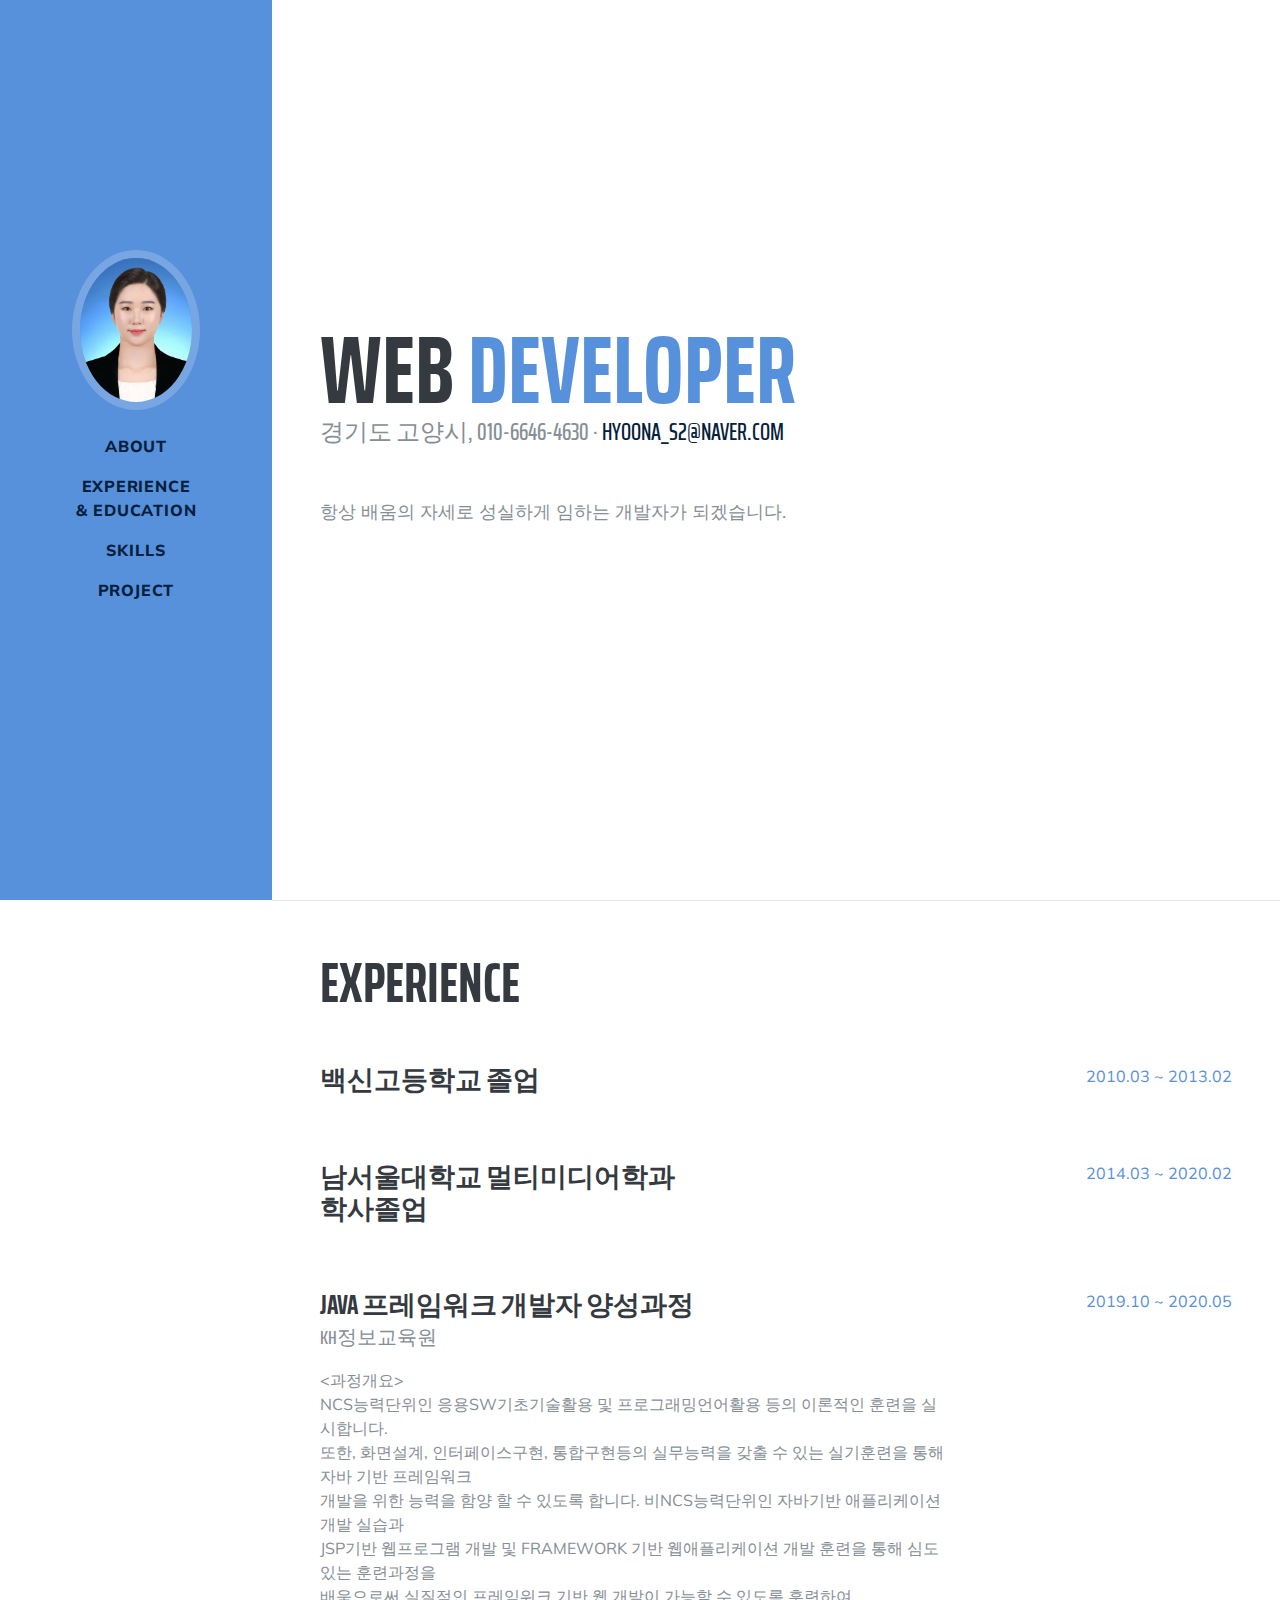
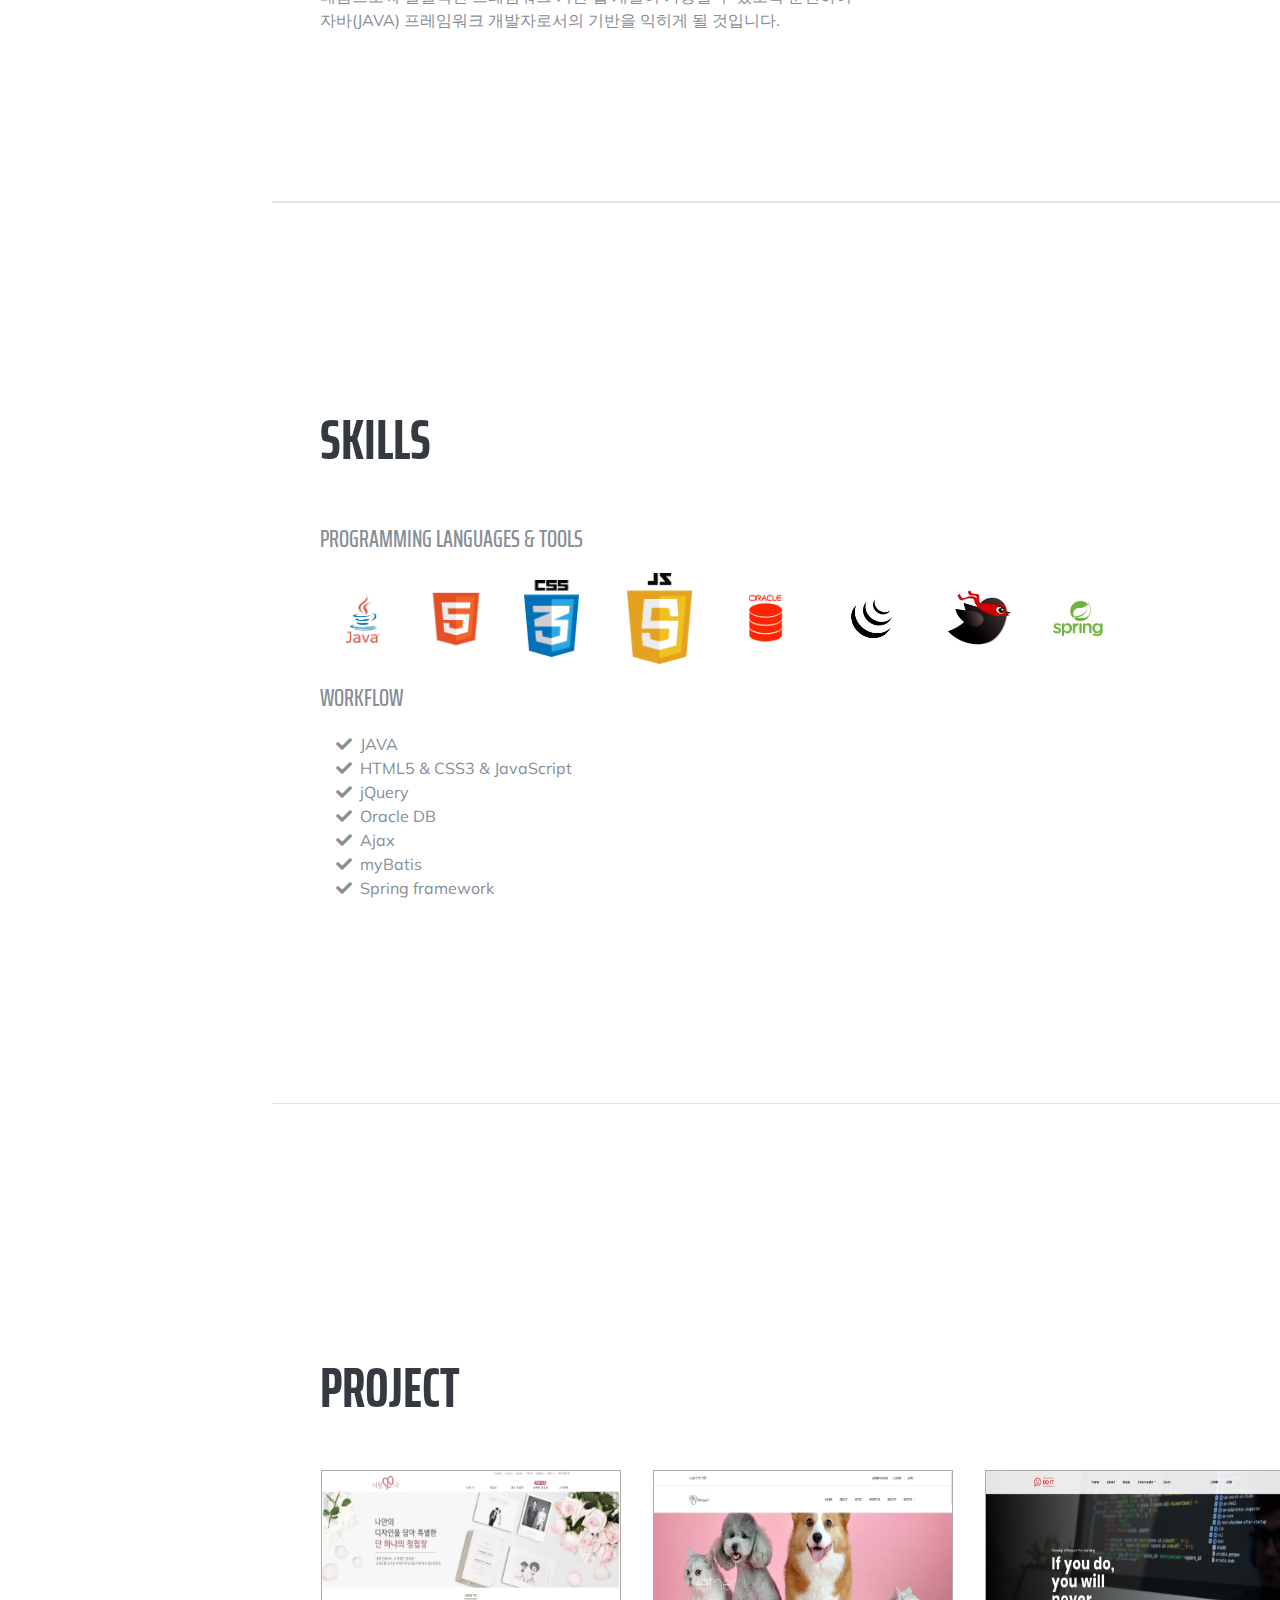
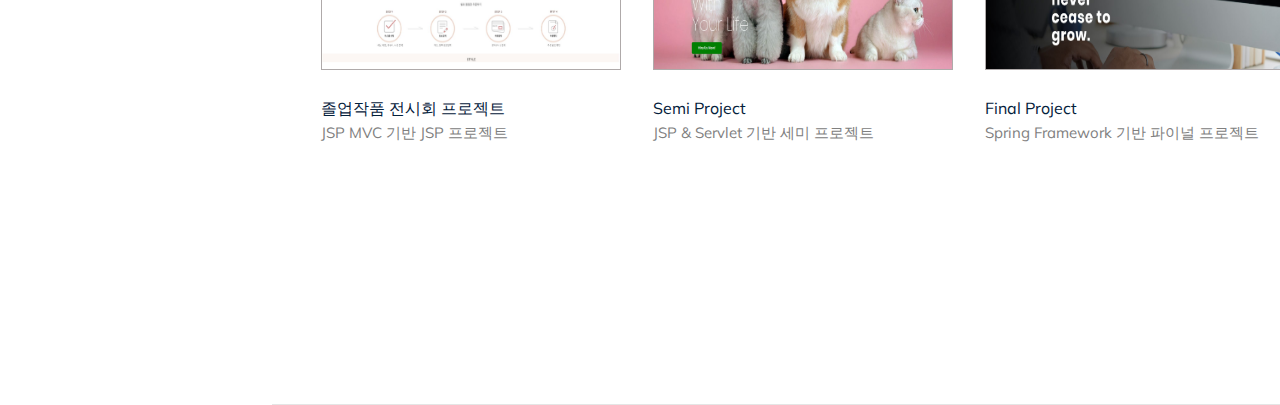
<file: index.html>
<!DOCTYPE html>
<html lang="en">

<head>

  <meta charset="utf-8">
  <meta name="viewport" content="width=device-width, initial-scale=1, shrink-to-fit=no">
  <meta name="description" content="">
  <meta name="author" content="">

  <title>SONG HYEON AH_PORTPOLIO</title>

  <!-- Bootstrap core CSS -->
  <link href="vendor/bootstrap/css/bootstrap.min.css" rel="stylesheet">

  <!-- Custom fonts for this template -->
  <link href="https://fonts.googleapis.com/css?family=Saira+Extra+Condensed:500,700" rel="stylesheet">
  <link href="https://fonts.googleapis.com/css?family=Muli:400,400i,800,800i" rel="stylesheet">
  <link href="vendor/fontawesome-free/css/all.min.css" rel="stylesheet">

  <!-- Custom styles for this template -->
  <link href="css/resume.min.css" rel="stylesheet">

<style>

.bg-primary {
  background-color: rgb(87, 144, 219) !important;
}

.text-primary {
  color:  rgb(87, 144, 219)  !important;
}

a {
  color: rgb(4, 32, 59) !important;
}

a:hover, a:focus, a:active {
  color: rgb(255, 255, 255) !important;
}

</style>

</head>

<body id="page-top">

  <nav class="navbar navbar-expand-lg navbar-dark bg-primary fixed-top" id="sideNav">
    <a class="navbar-brand js-scroll-trigger" href="#page-top">
      <span class="d-block d-lg-none">송 현아 Song Hyeon Ah</span>
      <span class="d-none d-lg-block">
        <img class="img-fluid img-profile rounded-circle mx-auto mb-2" src="img/3.jpg" alt="">
      </span>
    </a>
    <button class="navbar-toggler" type="button" data-toggle="collapse" data-target="#navbarSupportedContent" aria-controls="navbarSupportedContent" aria-expanded="false" aria-label="Toggle navigation">
      <span class="navbar-toggler-icon"></span>
    </button>
    <div class="collapse navbar-collapse" id="navbarSupportedContent">
      <ul class="navbar-nav">
        <li class="nav-item">
          <a class="nav-link js-scroll-trigger" href="#about">About</a>
        </li>
        <li class="nav-item">
          <a class="nav-link js-scroll-trigger" href="#experience">Experience <br> & Education
          </a>
        </li>
        <!-- <li class="nav-item">
          <a class="nav-link js-scroll-trigger" href="#education">Education</a>
        </li> -->
        <li class="nav-item">
          <a class="nav-link js-scroll-trigger" href="#skills">Skills</a>
        </li>
        <li class="nav-item">
          <a class="nav-link js-scroll-trigger" href="#project">Project</a>
        </li>
        <!-- <li class="nav-item">
          <a class="nav-link js-scroll-trigger" href="#awards">Awards</a>
        </li> -->
        <br><br>
        <li class="nav-item">
          <!-- <a class="nav-link" href="입사지원서_송현아_최종.docx"><i class="fas fa-file-download"></i> 자기소개서</a> -->
        </li>
      </ul>
    </div>
  </nav>

  <div class="container-fluid p-0">

    <section class="resume-section p-3 p-lg-5 d-flex align-items-center" id="about">
      <div class="w-100">
        <h1 class="mb-0">WEB
          <span class="text-primary">DEVELOPER</span>
        </h1>
        <div class="subheading mb-5">경기도 고양시, 010-6646-4630 ·
          <a href="mailto:hyoona_s2@naver.com">hyoona_s2@naver.com</a>
        </div>
        <p class="lead mb-5">항상 배움의 자세로 성실하게 임하는 개발자가 되겠습니다.</p>
        <!-- <div class="social-icons">
          <a href="#">
            <i class="fab fa-linkedin-in"></i>
          </a>
          <a href="#">
            <i class="fab fa-github"></i>
          </a>
          <a href="#">
            <i class="fab fa-twitter"></i>
          </a>
          <a href="#">
            <i class="fab fa-facebook-f"></i>
          </a>
        </div> -->
      </div>
    </section>

    <hr class="m-0">

    <section class="resume-section p-3 p-lg-5 d-flex justify-content-center" id="experience">
      <div class="w-100">
        <h2 class="mb-5">Experience</h2>

        <div class="resume-item d-flex flex-column flex-md-row justify-content-between mb-5">
          <div class="resume-content">
            <h3 class="mb-0" style="font-size: 27px;">백신고등학교 졸업</h3>
            <div class="subheading mb-3"></div>
            <p></p>
          </div>
          <div class="resume-date text-md-right">
            <span class="text-primary">2010.03 ~ 2013.02</span>
          </div>
        </div>

        <div class="resume-item d-flex flex-column flex-md-row justify-content-between mb-5">
          <div class="resume-content">
            <h3 class="mb-0" style="font-size: 27px;">남서울대학교 멀티미디어학과 <br>학사졸업</h3>
            <div class="subheading mb-3"></div>
            <p></p>
          </div>
          <div class="resume-date text-md-right">
            <span class="text-primary">2014.03 ~ 2020.02</span>
          </div>
        </div>

        <div class="resume-item d-flex flex-column flex-md-row justify-content-between mb-5">
          <div class="resume-content">
            <h3 class="mb-0" style="font-size: 27px;">JAVA 프레임워크 개발자 양성과정</h3>
            <div class="subheading mb-3" style="font-size: 20px;">KH정보교육원</div>
            <p><과정개요><br>NCS능력단위인 응용SW기초기술활용 및 프로그래밍언어활용 등의 이론적인 훈련을 실시합니다. <br>
              또한, 화면설계, 인터페이스구현, 통합구현등의 실무능력을 갖출 수 있는 실기훈련을 통해 자바 기반 프레임워크 <br>
              개발을 위한 능력을 함양 할 수 있도록 합니다. 비NCS능력단위인 자바기반 애플리케이션 개발 실습과 <br>
              JSP기반 웹프로그램 개발 및 FRAMEWORK 기반 웹애플리케이션 개발 훈련을 통해 심도 있는 훈련과정을 <br>
              배움으로써 실질적인 프레임워크 기반 웹 개발이 가능할 수 있도록 훈련하여 <br>
              자바(JAVA) 프레임워크 개발자로서의 기반을 익히게 될 것입니다.</p>
          </div>
          <div class="resume-date text-md-right">
            <span class="text-primary">2019.10 ~ 2020.05</span>
          </div>
        </div>
      </div>

    </section>

    <hr class="m-0">

    <!-- <section class="resume-section p-3 p-lg-5 d-flex align-items-center" id="education">
      <div class="w-100">
        <h2 class="mb-5">Education</h2>

        <div class="resume-item d-flex flex-column flex-md-row justify-content-between mb-5">
          <div class="resume-content">
            <h3 class="mb-0">University of Colorado Boulder</h3>
            <div class="subheading mb-3">Bachelor of Science</div>
            <div>Computer Science - Web Development Track</div>
            <p>GPA: 3.23</p>
          </div>
          <div class="resume-date text-md-right">
            <span class="text-primary">August 2006 - May 2010</span>
          </div>
        </div>

        <div class="resume-item d-flex flex-column flex-md-row justify-content-between">
          <div class="resume-content">
            <h3 class="mb-0">James Buchanan High School</h3>
            <div class="subheading mb-3">Technology Magnet Program</div>
            <p>GPA: 3.56</p>
          </div>
          <div class="resume-date text-md-right">
            <span class="text-primary">August 2002 - May 2006</span>
          </div>
        </div>

      </div>
    </section> -->

    <hr class="m-0">

    <section class="resume-section p-3 p-lg-5 d-flex align-items-center" id="skills">
      <div class="w-100">
        <h2 class="mb-5">Skills</h2>

        <div class="subheading mb-3">Programming Languages &amp; Tools</div>
        <ul class="list-inline dev-icons">
          <li class="list-inline-item">
            <img src="img/java.jpeg" style="width: 85px; height: auto;" title="JAVA">
          </li>
          <li class="list-inline-item" style="margin-right: 25px;">
            <img src="img/html.png" style="width: 60px; height: auto;" title="HTML5"></i>          
          </li>
          <li class="list-inline-item" style="margin-right: 35px;">
            <img src="img/css.png" style="width: 55px; height: auto;" title="CSS3"></i>          
          </li>
          <li class="list-inline-item">
            <img src="img/js.png" style="width: 65px; height: auto;" title="JavaScript"></i>          
          </li>
          <li class="list-inline-item">
            <img src="img/oracle.png" style="width: 105px; height: 85px;" title="Oracle DB"></i>          
          </li>          
          <li class="list-inline-item" style="margin-right: 30px;">
            <img src="img/jquery.png" style="width: 65px; height: auto;" title="jQuery"></i>          
          </li>
          <li class="list-inline-item">
            <img src="img/mybatis.png" style="width: 65px; height: auto;" title="myBatis"></i>          
          </li>
          <li class="list-inline-item">
            <img src="img/spring.png" style="width: 90px; height: auto;" title="SpringFramework"></i>          
          </li>
        </ul>

        <div class="subheading mb-3">Workflow</div>
        <ul class="fa-ul mb-0">
          <li>
            <i class="fa-li fa fa-check"></i>
            JAVA</li>
          <li>
            <i class="fa-li fa fa-check"></i>
            HTML5 &amp; CSS3 &amp; JavaScript</li>
          <li>
            <i class="fa-li fa fa-check"></i>
            jQuery</li>
          <li>
            <i class="fa-li fa fa-check"></i>
            Oracle DB</li>
          <li>
            <i class="fa-li fa fa-check"></i>
            Ajax</li>
          <li>
            <i class="fa-li fa fa-check"></i>
            myBatis</li>
          <li>
            <i class="fa-li fa fa-check"></i>
            Spring framework</li>
        </ul>
      </div>
    </section>

    <hr class="m-0">

    <section class="resume-section p-3 p-lg-5 d-flex align-items-center" id="project">
      <div class="w-100">
        <h2 class="mb-5">Project</h2>
        <p></p>
        <p class="mb-0"></p>

        <table>
          <tr>
            <td>
              <a href="view/gradu.html"><img src="img/youi_main.JPG" style="width:300px; height: 200px; border: 1px solid rgb(175, 170, 170); margin-right: 30px;" title="미니 프로젝트"></a></td>
            <td>
              <a href="view/SemiProject.html"><img src="img/petner_main.JPG" style="width:300px; height: 200px; border: 1px solid rgb(175, 170, 170); margin-right: 30px;" title="세미 프로젝트 PETNER"></a></td>
            <td>
              <a href="view/FinalProject.html"><img src="img/doit_main.JPG" style="width:300px; height: 200px; border: 1px solid rgb(175, 170, 170);" title="파이널 프로젝트 DOIT"></a></td>
          </tr>
          <tr>
            <td><br>
              <a href="view/gradu.html">졸업작품 전시회 프로젝트<br></a>
              <label style="font-size: 15px; color: gray;">JSP MVC 기반 JSP 프로젝트</label>
              
            </td>
            <td><br>
              <a href="view/SemiProject.html">Semi Project<br></a>
              <label style="font-size: 15px; color: gray;">JSP & Servlet 기반 세미 프로젝트</label>
              
            </td>
            <td><br>
              <a href="view/finalProject.html">Final Project<br></a>
              <label style="font-size: 15px; color: gray;">Spring Framework 기반 파이널 프로젝트</label>
             
            </td>
          </tr>
        </table>

      </div>
    </section>

    <hr class="m-0">
<!-- 
    <section class="resume-section p-3 p-lg-5 d-flex align-items-center" id="awards">
      <div class="w-100">
        <h2 class="mb-5">Awards &amp; Certifications</h2>
        <ul class="fa-ul mb-0">
          <li>
            <i class="fa-li fa fa-trophy text-warning"></i>
            Google Analytics Certified Developer</li>
          <li>
            <i class="fa-li fa fa-trophy text-warning"></i>
            Mobile Web Specialist - Google Certification</li>
          <li>
            <i class="fa-li fa fa-trophy text-warning"></i>
            1<sup>st</sup>
            Place - University of Colorado Boulder - Emerging Tech Competition 2009</li>
          <li>
            <i class="fa-li fa fa-trophy text-warning"></i>
            1<sup>st</sup>
            Place - University of Colorado Boulder - Adobe Creative Jam 2008 (UI Design Category)</li>
          <li>
            <i class="fa-li fa fa-trophy text-warning"></i>
            2<sup>nd</sup>
            Place - University of Colorado Boulder - Emerging Tech Competition 2008</li>
          <li>
            <i class="fa-li fa fa-trophy text-warning"></i>
            1<sup>st</sup>
            Place - James Buchanan High School - Hackathon 2006</li>
          <li>
            <i class="fa-li fa fa-trophy text-warning"></i>
            3<sup>rd</sup>
            Place - James Buchanan High School - Hackathon 2005</li>
        </ul>
      </div>
    </section> -->

  </div>

  <!-- Bootstrap core JavaScript -->
  <script src="vendor/jquery/jquery.min.js"></script>
  <script src="vendor/bootstrap/js/bootstrap.bundle.min.js"></script>

  <!-- Plugin JavaScript -->
  <script src="vendor/jquery-easing/jquery.easing.min.js"></script>

  <!-- Custom scripts for this template -->
  <script src="js/resume.min.js"></script>

</body>

</html>
</file>
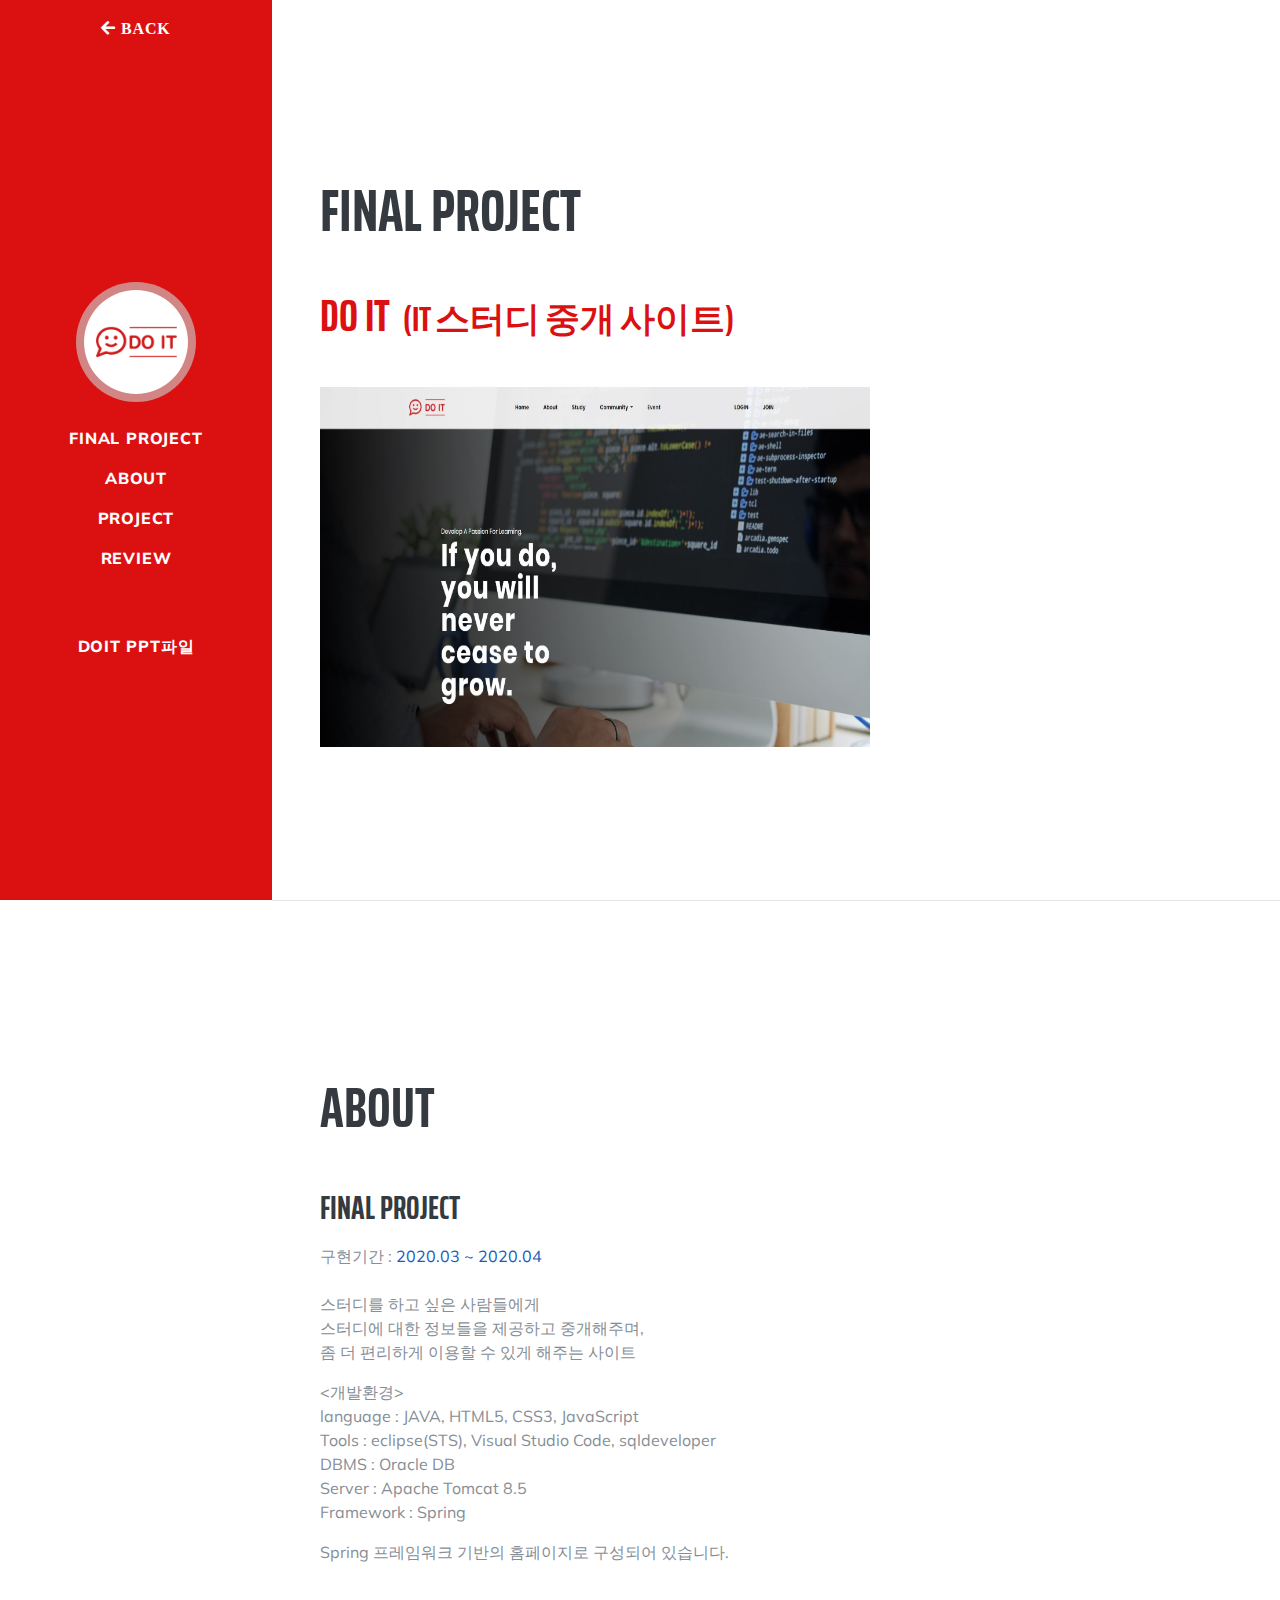
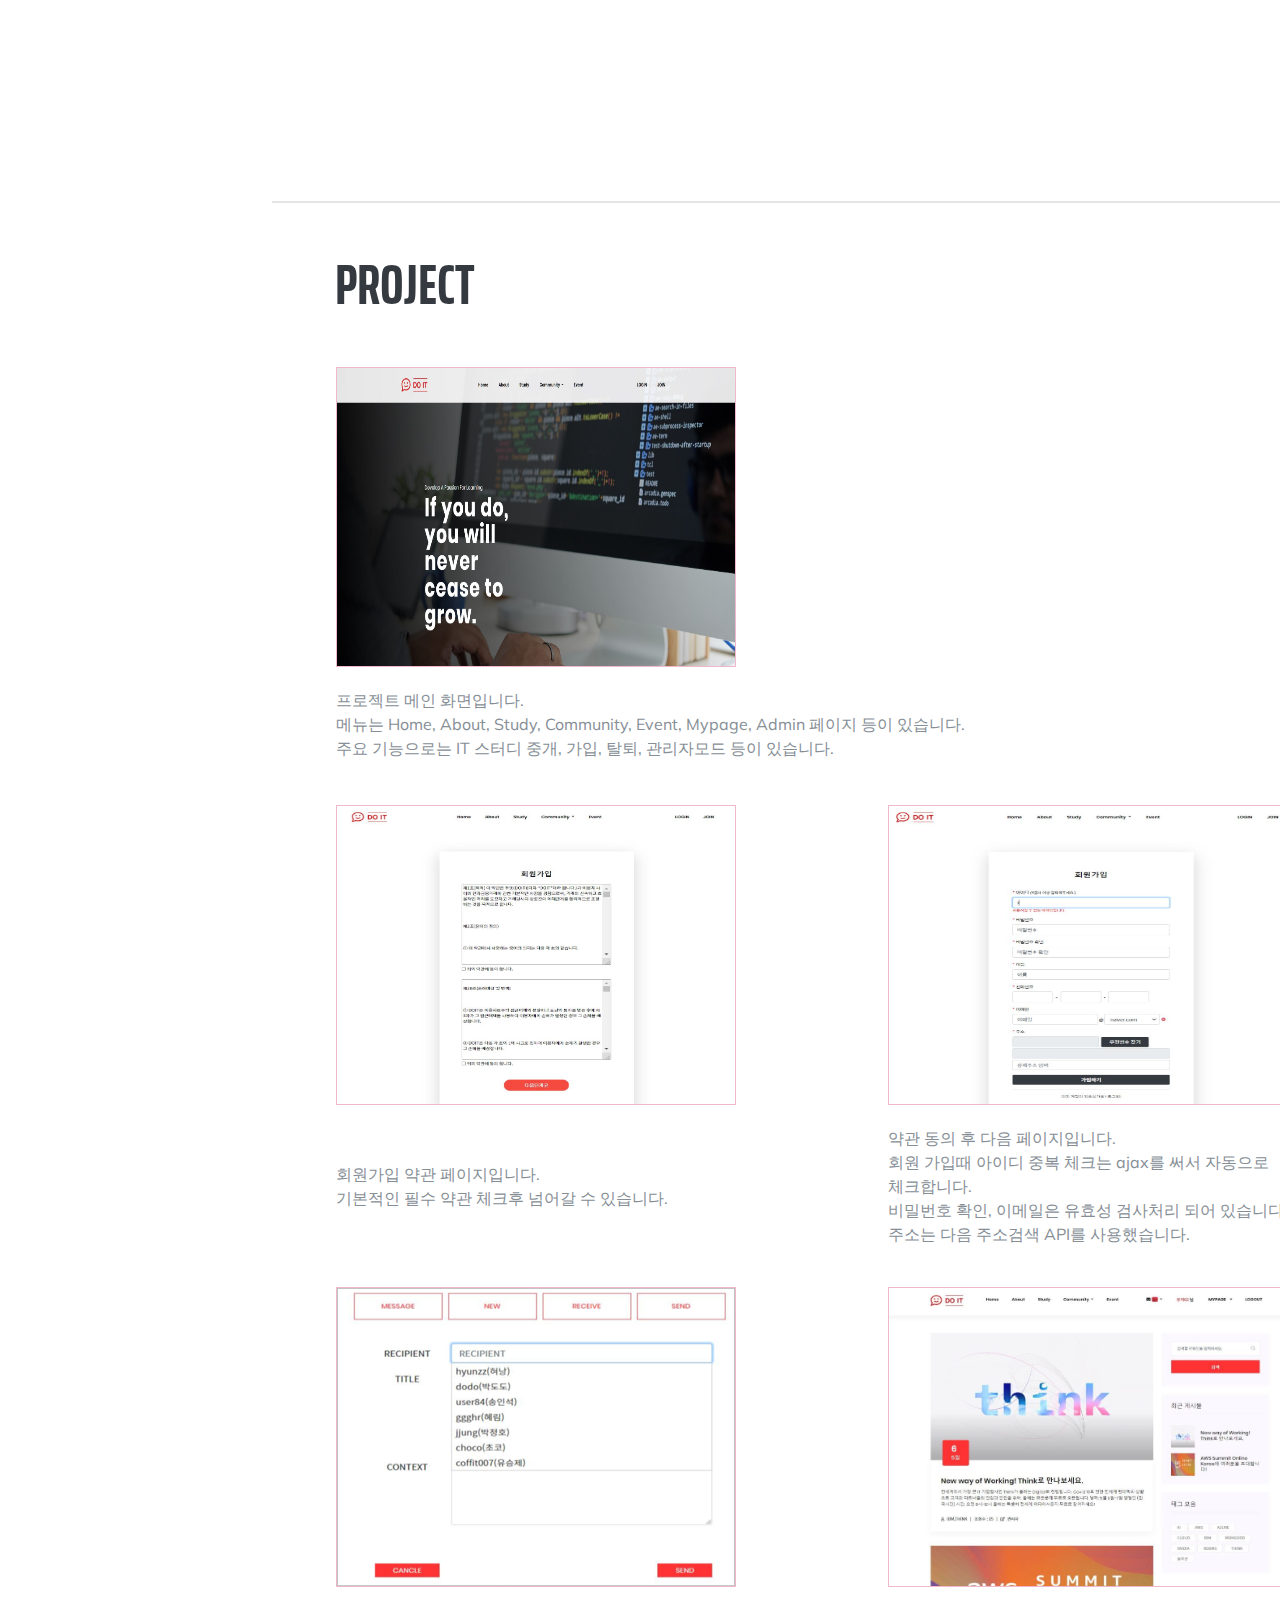
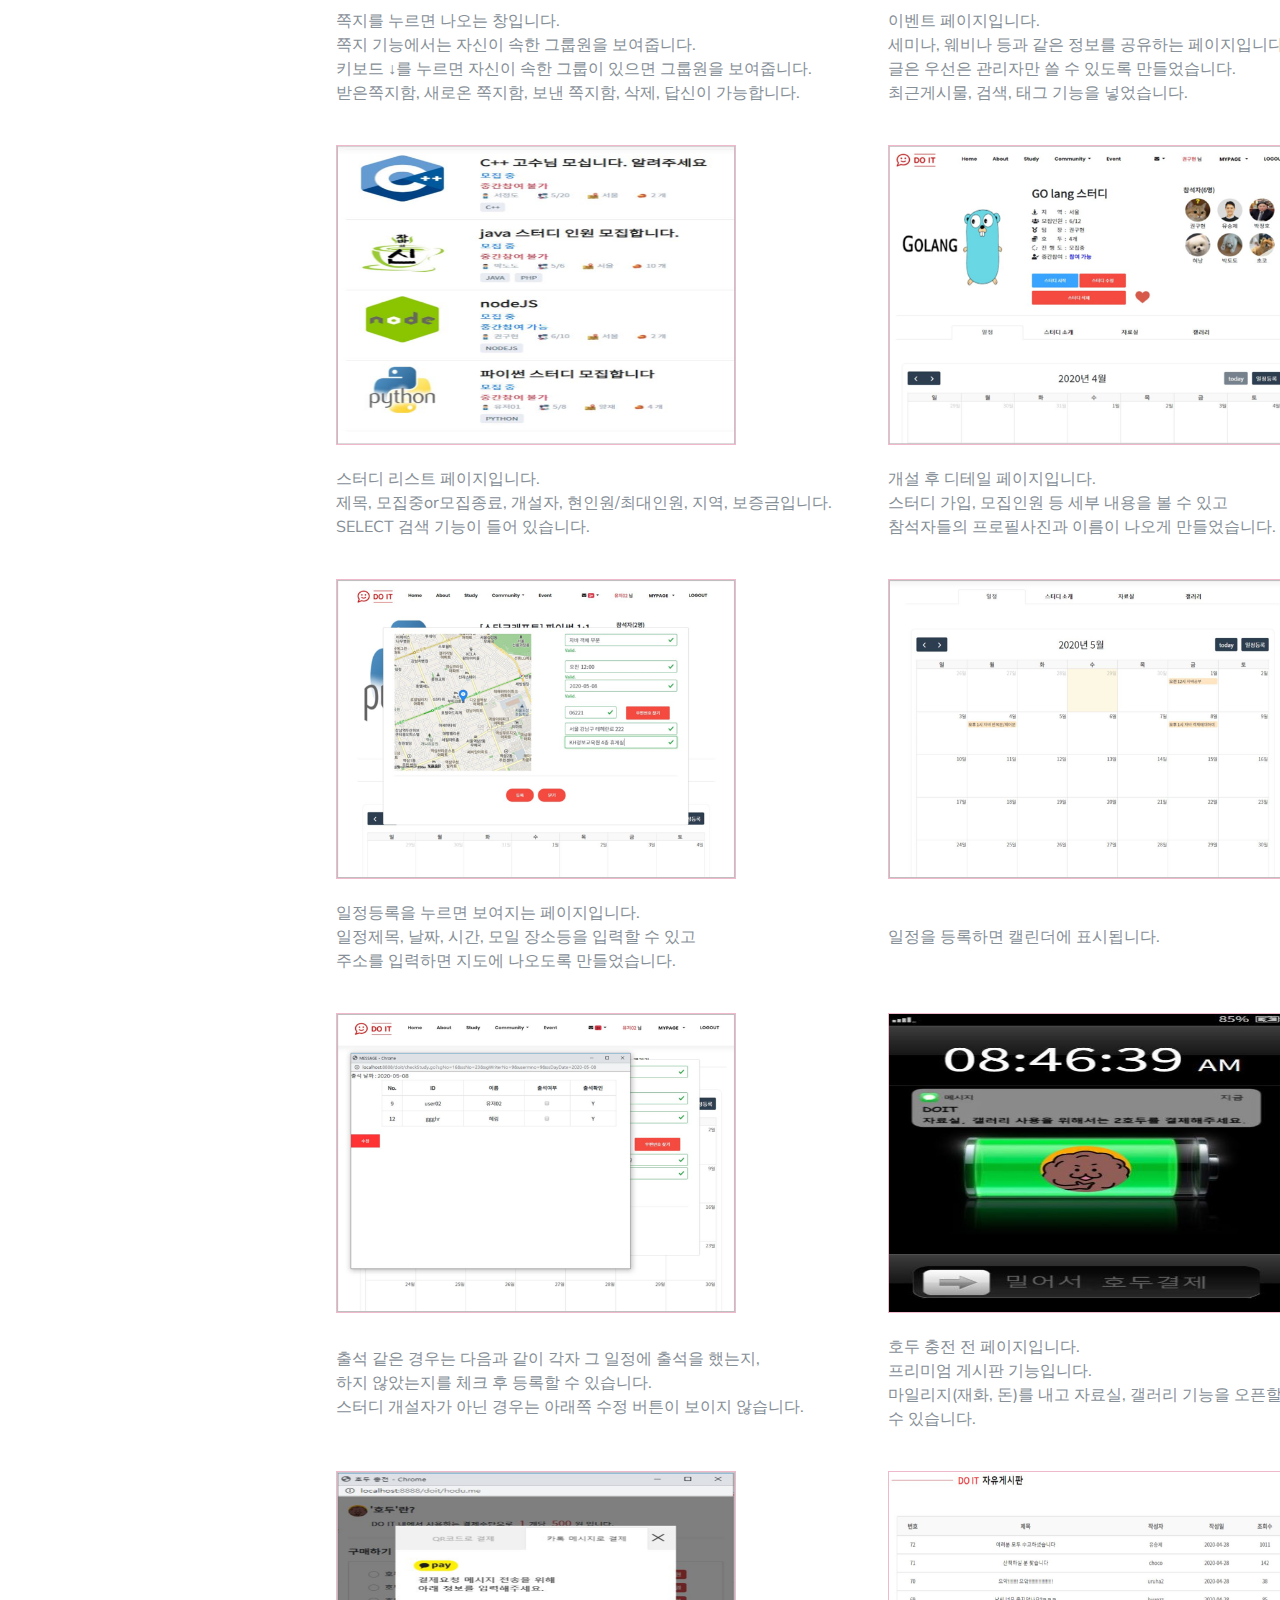
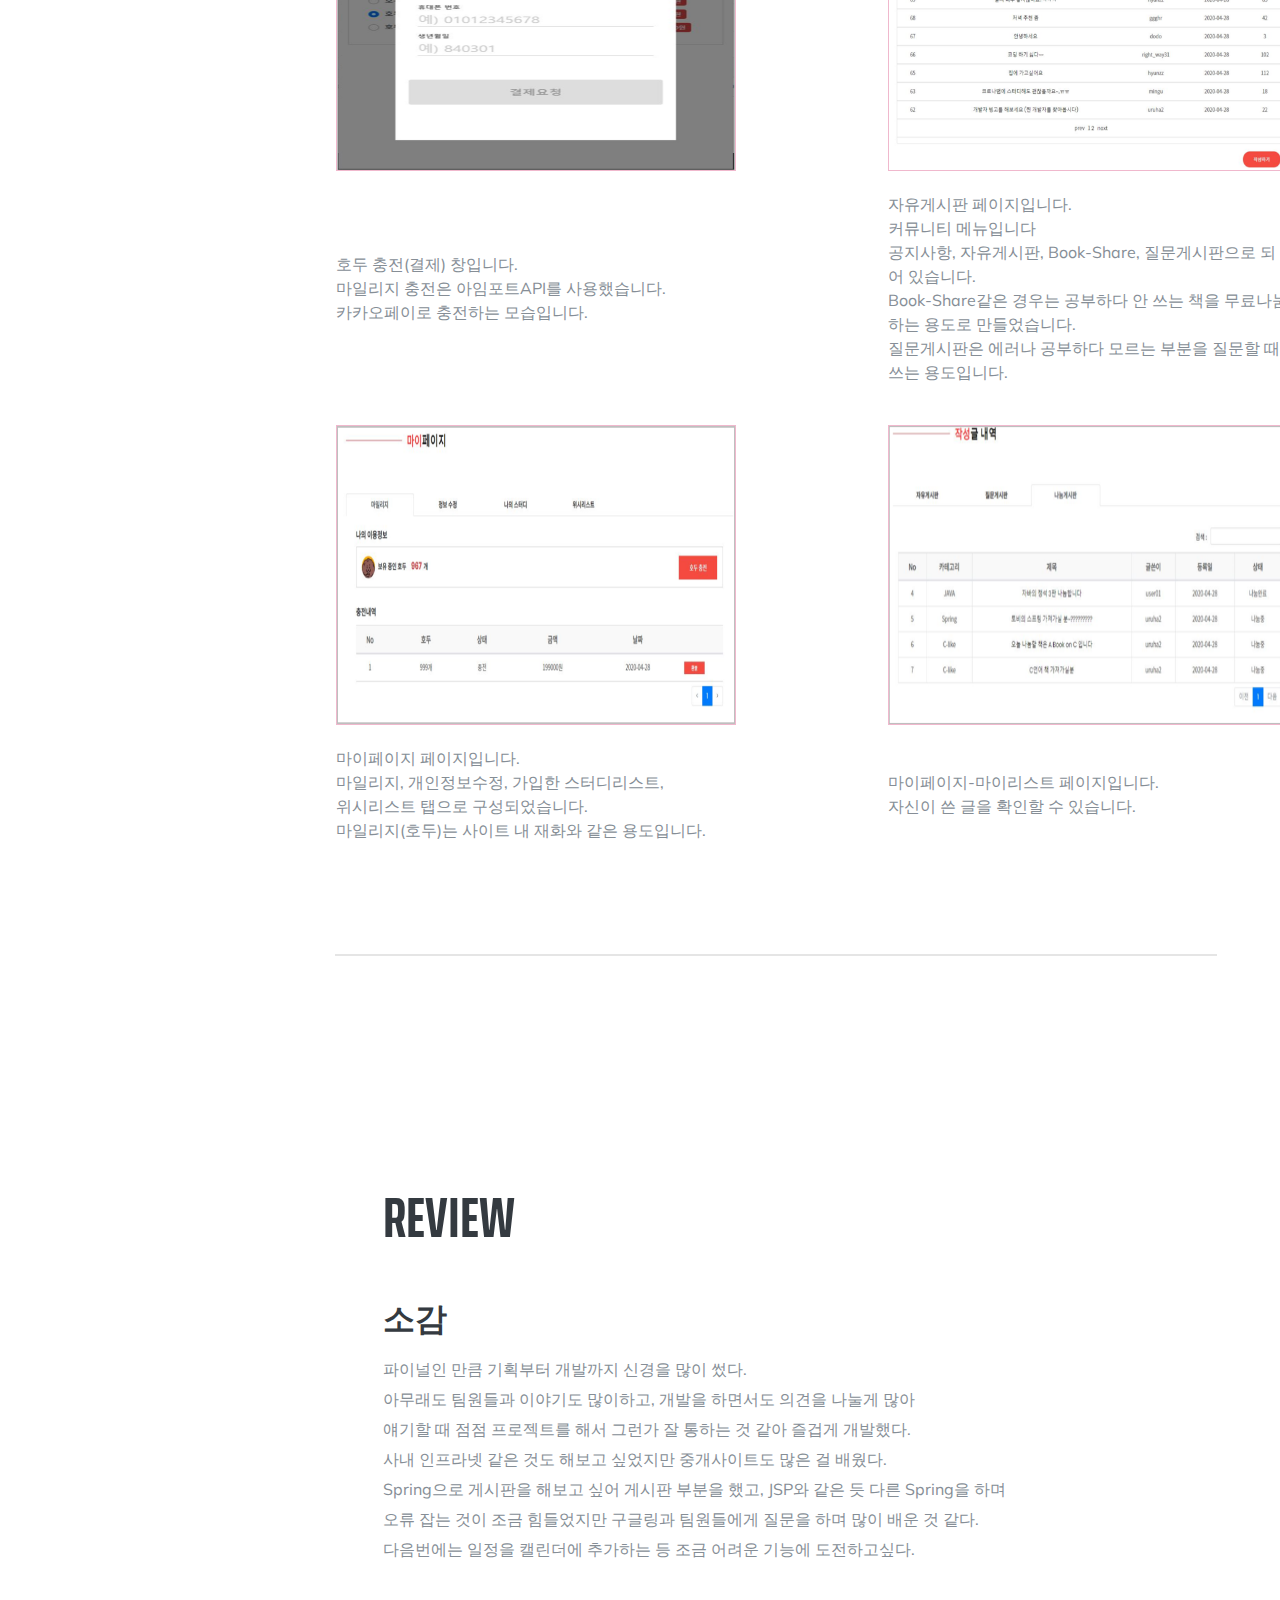
<file: view/FinalProject.html>
<!DOCTYPE html>
<html lang="en">

<head>

  <meta charset="utf-8">
  <meta name="viewport" content="width=device-width, initial-scale=1, shrink-to-fit=no">
  <meta name="description" content="">
  <meta name="author" content="">

  <title>파이널프로젝트_Doit</title>
  <link rel="shortcut icon" href="../img/favicon.ico" type="image/x-icon">
  <link rel="icon" href="../img/favicon.ico" type="image/x-icon">

  <!-- Bootstrap core CSS -->
  <link href="../vendor/bootstrap/css/bootstrap.min.css" rel="stylesheet">

  <!-- Custom fonts for this template -->
  <link href="https://fonts.googleapis.com/css?family=Saira+Extra+Condensed:500,700" rel="stylesheet">
  <link href="https://fonts.googleapis.com/css?family=Muli:400,400i,800,800i" rel="stylesheet">
  <link href="../vendor/fontawesome-free/css/all.min.css" rel="stylesheet">

  <!-- Custom styles for this template -->
  <link href="../css/resume.css" rel="stylesheet">

  <style>

    .bg-primary2 {
      background-color: rgb(219, 17, 17) !important;
    }
    
    .text-primary2 {
      color:  rgb(219, 17, 17)  !important;
    }
    
    a {
      color: rgb(255, 255, 255) !important;
    }
    
    a:hover, a:focus, a:active {
      color: rgb(0, 0, 0) !important;
    }
    
    </style>

</head>

<body id="page-top">

  <nav class="navbar navbar-expand-lg navbar-dark bg-primary2 fixed-top" id="sideNav">
    <ul class="navbar-nav">
      <li class="nav-item">
          <a class="nav-link js-scroll-trigger" href="../index.html#project"><i class="fas fa-arrow-left"> BACK</i></a>
      </li>
    </ul>
    <a class="navbar-brand js-scroll-trigger" href="#page-top">
      <span class="d-block d-lg-none">Final Project</span>
      <span class="d-none d-lg-block">
        <img class="img-fluid img-profile rounded-circle mx-auto mb-2" style="width: 120px; height:120px; background-color: rgb(199, 103, 103);" src="../img/doit_logo.jpg" alt="">
      </span>
    </a>
    <button class="navbar-toggler" type="button" data-toggle="collapse" data-target="#navbarSupportedContent" aria-controls="navbarSupportedContent" aria-expanded="false" aria-label="Toggle navigation">
      <span class="navbar-toggler-icon"></span>
    </button>
    <div class="collapse navbar-collapse" id="navbarSupportedContent">
      <ul class="navbar-nav">
        <li class="nav-item">
          <a class="nav-link js-scroll-trigger" href="#FinalProject">Final Project</a>
        </li>
        <li class="nav-item">
          <a class="nav-link js-scroll-trigger" href="#about">ABOUT</a>
        </li>
        <li class="nav-item">
          <a class="nav-link js-scroll-trigger" href="#Project">Project</a>
        </li>
        <!-- <li class="nav-item">
            <a class="nav-link js-scroll-trigger" href="#myCode">myCode</a>
        </li> -->
        <li class="nav-item">
          <a class="nav-link js-scroll-trigger" href="#review">review</a>

        <br><br>
        <li class="nav-item">
          <a class="nav-link" href="../doit_ppt.pptx">DOIT PPT파일</a>
        </li>
      </ul>

    </div>
  </nav>

  <div class="container-fluid p-0">

    <section class="resume-section p-3 p-lg-5 d-flex align-items-center" id="FinalProject">
      <div class="w-100">
        <h1 class="mb-0"><span style="font-size: 60px;">Final Project</span><br>
          <span class="text-primary2" style="font-size: 45px;">Do it &nbsp;<span style="font-size: 35px;">(it 스터디 중개 사이트)</span></span>
        </h1><br>
      <img src="../img/doit_main.JPG" style="width: 550px; height: 360px;">
      </div>
    </section>

    <hr class="m-0">

    <section class="resume-section p-3 p-lg-5 d-flex align-items-center" id="about">
      <div class="w-100">
        <h2 class="mb-5">ABOUT</h2>

        <div class="resume-item d-flex flex-column flex-md-row justify-content-between mb-5">
          <div class="resume-content">
            <h3 class="mb-0">Final Project</h3>
            <div class="subheading mb-3"></div>
            <div>구현기간 : <span class="text-primary">2020.03 ~ 2020.04</span></div><br>
            <p>스터디를 하고 싶은 사람들에게<br>
               스터디에 대한 정보들을 제공하고 중개해주며,<br>
               좀 더 편리하게 이용할 수 있게 해주는 사이트 
                
                
            <p>&lt;개발환경&gt;<br>language : JAVA, HTML5, CSS3, JavaScript<br>Tools : eclipse(STS), Visual Studio Code, sqldeveloper<br>
                DBMS : Oracle DB<br>
                Server : Apache Tomcat 8.5<br>
                Framework : Spring
            </p>
            <p>Spring 프레임워크 기반의 홈페이지로 구성되어 있습니다. </p>
            </p>

          </div>
        </div>
      </div>
    </section>

    <hr class="m-0">

    <hr class="m-0">

    <section class="resume-section p-3 p-lg-5 d-flex align-items-center" id="Project">
      <div class="container">
      <div class="w-100 thumbnailBody">
        <h2 class="mb-5">Project</h2>
        
        <table>
          <tr>
            <td><img src="../img/doit_main.JPG" style="width: 400px; height: 300px; border: 1px solid rgb(240, 184, 205);"></td>
          </tr>
          <tr>
            <td style="padding-bottom: 20px; padding-top: 20px;">프로젝트 메인 화면입니다.<br>
              메뉴는 Home, About, Study, Community, Event, Mypage, Admin 페이지 등이 있습니다.<br>
              주요 기능으로는 IT 스터디 중개, 가입, 탈퇴, 관리자모드 등이 있습니다.</td>
          </tr>
        </table><br>

        <table>
          <tr>
            <td><img src="../img/doit_join.JPG" style="margin-right:150px; width: 400px; height: 300px; border: 1px solid rgb(240, 184, 205);" onclick="full_scr1();"></td>
            <td><img src="../img/doit_join2.JPG" style="width: 400px; height: 300px; border: 1px solid rgb(240, 184, 205);" onclick="full_scr2();"></td>
          </tr>
          <tr>
            <td style="padding-top: 20px; padding-bottom: 40px;">회원가입 약관 페이지입니다.<br>
            기본적인 필수 약관 체크후 넘어갈 수 있습니다.</td>
            <td style="padding-top: 20px; padding-bottom: 40px;">약관 동의 후 다음 페이지입니다.<br>
              회원 가입때 아이디 중복 체크는 ajax를 써서 자동으로 체크합니다.<br>
              비밀번호 확인, 이메일은 유효성 검사처리 되어 있습니다.<br>
              주소는 다음 주소검색 API를 사용했습니다.</td>
          </tr>
          <tr>
            <td><img src="../img/doit_message.png" style="margin-right:150px; width: 400px; height: 300px; border: 1px solid rgb(240, 184, 205);" onclick="full_scr3();"></td>
            <td><img src="../img/doit_event.JPG" style="width: 400px; height: 300px; border: 1px solid rgb(240, 184, 205);" onclick="full_scr4();"></td>
          </tr>
          <Tr>
            <td style="padding-top: 20px; padding-bottom: 40px;">쪽지를 누르면 나오는 창입니다.<br>
            쪽지 기능에서는 자신이 속한 그룹원을 보여줍니다.<br>
            키보드 ↓를 누르면 자신이 속한 그룹이 있으면 그룹원을 보여줍니다.<br>
            받은쪽지함, 새로온 쪽지함, 보낸 쪽지함, 삭제, 답신이 가능합니다.</td>
            <td style="padding-top: 20px; padding-bottom: 40px;">이벤트 페이지입니다.<br>
            세미나, 웨비나 등과 같은 정보를 공유하는 페이지입니다.<br>
            글은 우선은 관리자만 쓸 수 있도록 만들었습니다.<br>
            최근게시물, 검색, 태그 기능을 넣었습니다.</td>
          </Tr>
          <tr>
            <td><img src="../img/doit_studylist.png" style="margin-right:150px; width: 400px; height: 300px; border: 1px solid rgb(240, 184, 205);" onclick="full_scr3();"></td>
            <td><img src="../img/doit_studydetail.png" style="width: 400px; height: 300px; border: 1px solid rgb(240, 184, 205);" onclick="full_scr4();"></td>
          </tr>
          <Tr>
            <td style="padding-top: 20px; padding-bottom: 40px;">스터디 리스트 페이지입니다.<br>
            제목, 모집중or모집종료, 개설자, 현인원/최대인원, 지역, 보증금입니다.<br>
            SELECT 검색 기능이 들어 있습니다.</td>
            <td style="padding-top: 20px; padding-bottom: 40px;">개설 후 디테일 페이지입니다.<br>
            스터디 가입, 모집인원 등 세부 내용을 볼 수 있고<br>
            참석자들의 프로필사진과 이름이 나오게 만들었습니다.</td>
          </Tr>
          <tr>
            <td><img src="../img/doit_cal.png" style="margin-right:150px; width: 400px; height: 300px; border: 1px solid rgb(240, 184, 205);" onclick="full_scr3();"></td>
            <td><img src="../img/doit_cal2.png" style="width: 400px; height: 300px; border: 1px solid rgb(240, 184, 205);" onclick="full_scr4();"></td>
          </tr>
          <Tr>
            <td style="padding-top: 20px; padding-bottom: 40px;">일정등록을 누르면 보여지는 페이지입니다.<br>
            일정제목, 날짜, 시간, 모일 장소등을 입력할 수 있고<br>
            주소를 입력하면 지도에 나오도록 만들었습니다.</td>
            <td style="padding-top: 20px; padding-bottom: 40px;">일정을 등록하면 캘린더에 표시됩니다.</td>
          </Tr>
          <tr>
            <td><img src="../img/doit_check.png" style="margin-right:150px; width: 400px; height: 300px; border: 1px solid rgb(240, 184, 205);" onclick="full_scr3();"></td>
            <td><img src="../img/doit_hodu.JPG" style="width: 400px; height: 300px; border: 1px solid rgb(240, 184, 205);" onclick="full_scr4();"></td>
          </tr>
          <Tr>
            <td style="padding-top: 20px; padding-bottom: 40px;">
            출석 같은 경우는 다음과 같이 각자 그 일정에 출석을 했는지,<br>
            하지 않았는지를 체크 후 등록할 수 있습니다.<br>
            스터디 개설자가 아닌 경우는 아래쪽 수정 버튼이 보이지 않습니다.</td>
            <td style="padding-top: 20px; padding-bottom: 40px;">호두 충전 전 페이지입니다.<br>
            프리미엄 게시판 기능입니다.<br>
            마일리지(재화, 돈)를 내고 자료실, 갤러리 기능을 오픈할 수 있습니다.</td>
          </Tr>
          <tr>
            <td><img src="../img/doit_importapi.png" style="margin-right:150px; width: 400px; height: 300px; border: 1px solid rgb(240, 184, 205);" onclick="full_scr3();"></td>
            <td><img src="../img/doit_free.png" style="width: 400px; height: 300px; border: 1px solid rgb(240, 184, 205);" onclick="full_scr4();"></td>
          </tr>
          <Tr>
            <td style="padding-top: 20px; padding-bottom: 40px;">호두 충전(결제) 창입니다.<br>
            마일리지 충전은 아임포트API를 사용했습니다.<br>
            카카오페이로 충전하는 모습입니다.</td>
            <td style="padding-top: 20px; padding-bottom: 40px;">자유게시판 페이지입니다.<br>
            커뮤니티 메뉴입니다<br>
            공지사항, 자유게시판, Book-Share, 질문게시판으로 되어 있습니다.<br>
            Book-Share같은 경우는 공부하다 안 쓰는 책을 무료나눔하는 용도로 만들었습니다.<br>
            질문게시판은 에러나 공부하다 모르는 부분을 질문할 때 쓰는 용도입니다.</td>
          </Tr>
          <tr>
            <td><img src="../img/doit_mypage.png" style="margin-right:150px; width: 400px; height: 300px; border: 1px solid rgb(240, 184, 205);" onclick="full_scr3();"></td>
            <td><img src="../img/doit_mypage_board.png" style="width: 400px; height: 300px; border: 1px solid rgb(240, 184, 205);" onclick="full_scr4();"></td>
          </tr>
          <Tr>
            <td style="padding-top: 20px; padding-bottom: 40px;">마이페이지 페이지입니다.<br>
            마일리지, 개인정보수정, 가입한 스터디리스트, <br>위시리스트 탭으로 구성되었습니다.<br>
            마일리지(호두)는 사이트 내 재화와 같은 용도입니다.</td>
            <td style="padding-top: 20px; padding-bottom: 40px;">마이페이지-마이리스트 페이지입니다.<br>
            자신이 쓴 글을 확인할 수 있습니다.</td>
          </Tr>
        </table>
      </div>
   
  <br><br><br>
  <hr class="m-0">

  <!-- myCode는 추가하게 되면 할 것 -->

  <hr class="m-0">

  <section class="resume-section p-3 p-lg-5 d-flex align-items-center" id="review">
    <div class="w-100">
      <h2 class="mb-5">REVIEW</h2>

      <div class="resume-item d-flex flex-column flex-md-row justify-content-between mb-5">
        <div class="resume-content">
          <h3 class="mb-0">소감</h3>
          <div class="subheading mb-3"></div>
          <p style="line-height: 30px;">
            파이널인 만큼 기획부터 개발까지 신경을 많이 썼다.<br>
            아무래도 팀원들과 이야기도 많이하고, 개발을 하면서도 의견을 나눌게 많아<br>
            얘기할 때 점점 프로젝트를 해서 그런가 잘 통하는 것 같아 즐겁게 개발했다.<br>
            사내 인프라넷 같은 것도 해보고 싶었지만 중개사이트도 많은 걸 배웠다.<br>
            Spring으로 게시판을 해보고 싶어 게시판 부분을 했고, JSP와 같은 듯 다른 Spring을 하며<br>
            오류 잡는 것이 조금 힘들었지만 구글링과 팀원들에게 질문을 하며 많이 배운 것 같다.<br>
            다음번에는 일정을 캘린더에 추가하는 등 조금 어려운 기능에 도전하고싶다. 
          </p>
        
        </div>
      </div>


    </div>
  </section>





  <!-- Bootstrap core JavaScript -->
  <script src="../vendor/jquery/jquery.min.js"></script>
  <script src="../vendor/bootstrap/js/bootstrap.bundle.min.js"></script>

  <!-- Plugin JavaScript -->
  <script src="../vendor/jquery-easing/jquery.easing.min.js"></script>

  <!-- Custom scripts for this template -->
  <script src="../js/resume.min.js"></script>

  <br><br><br><br>
  <br><br><br><br>
</body>

</html>
</file>
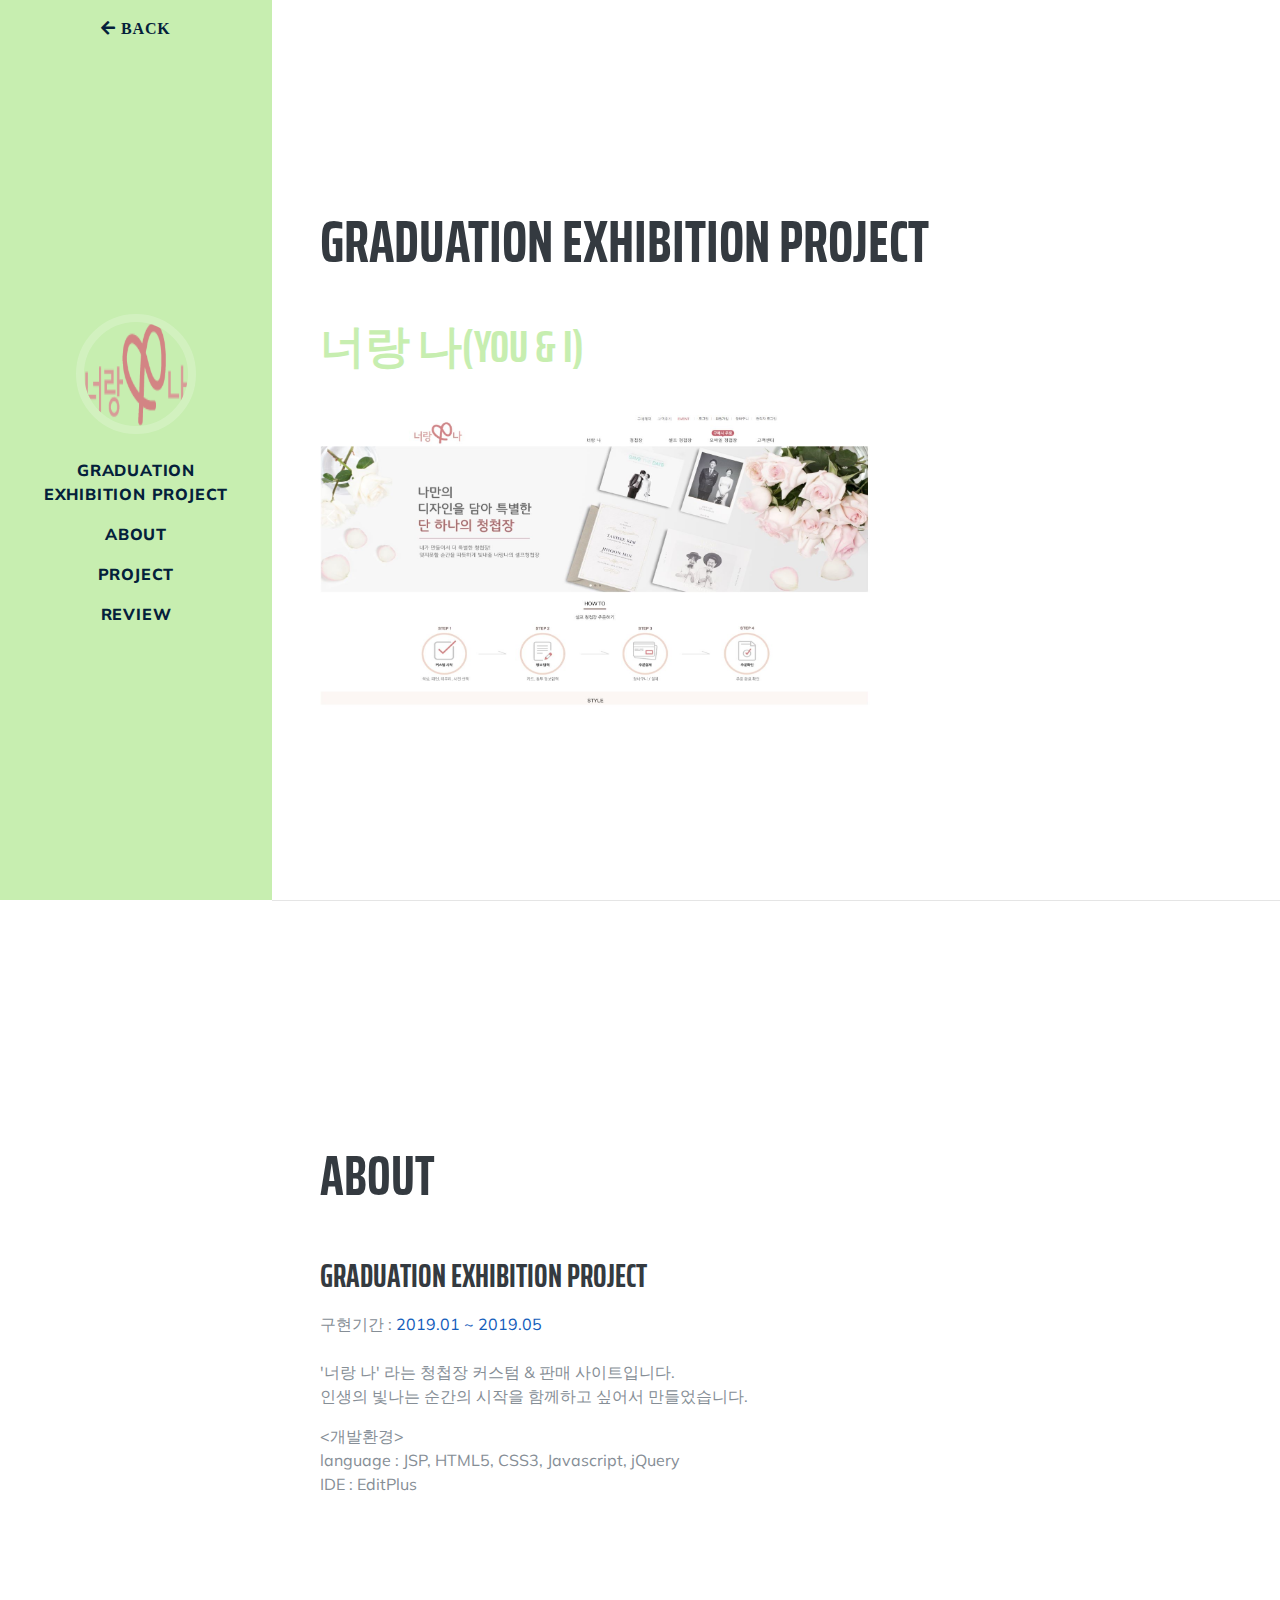
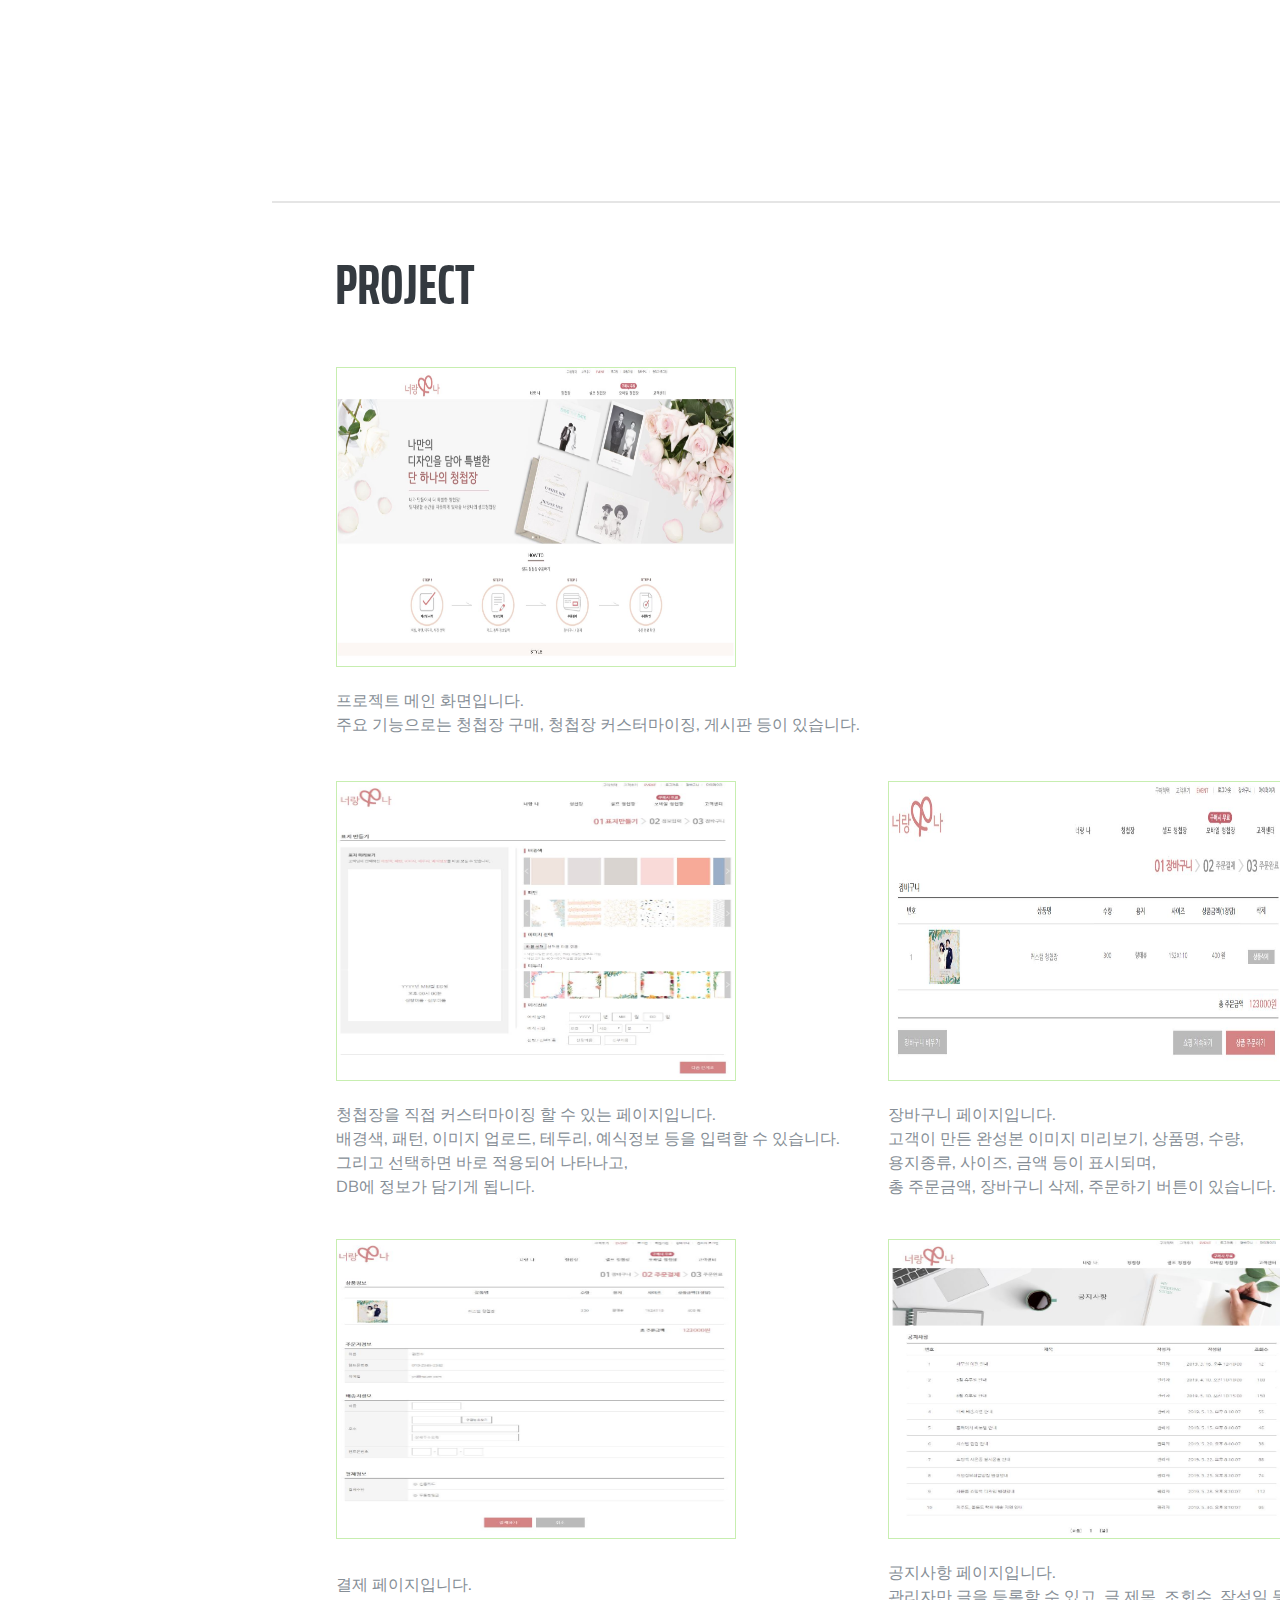
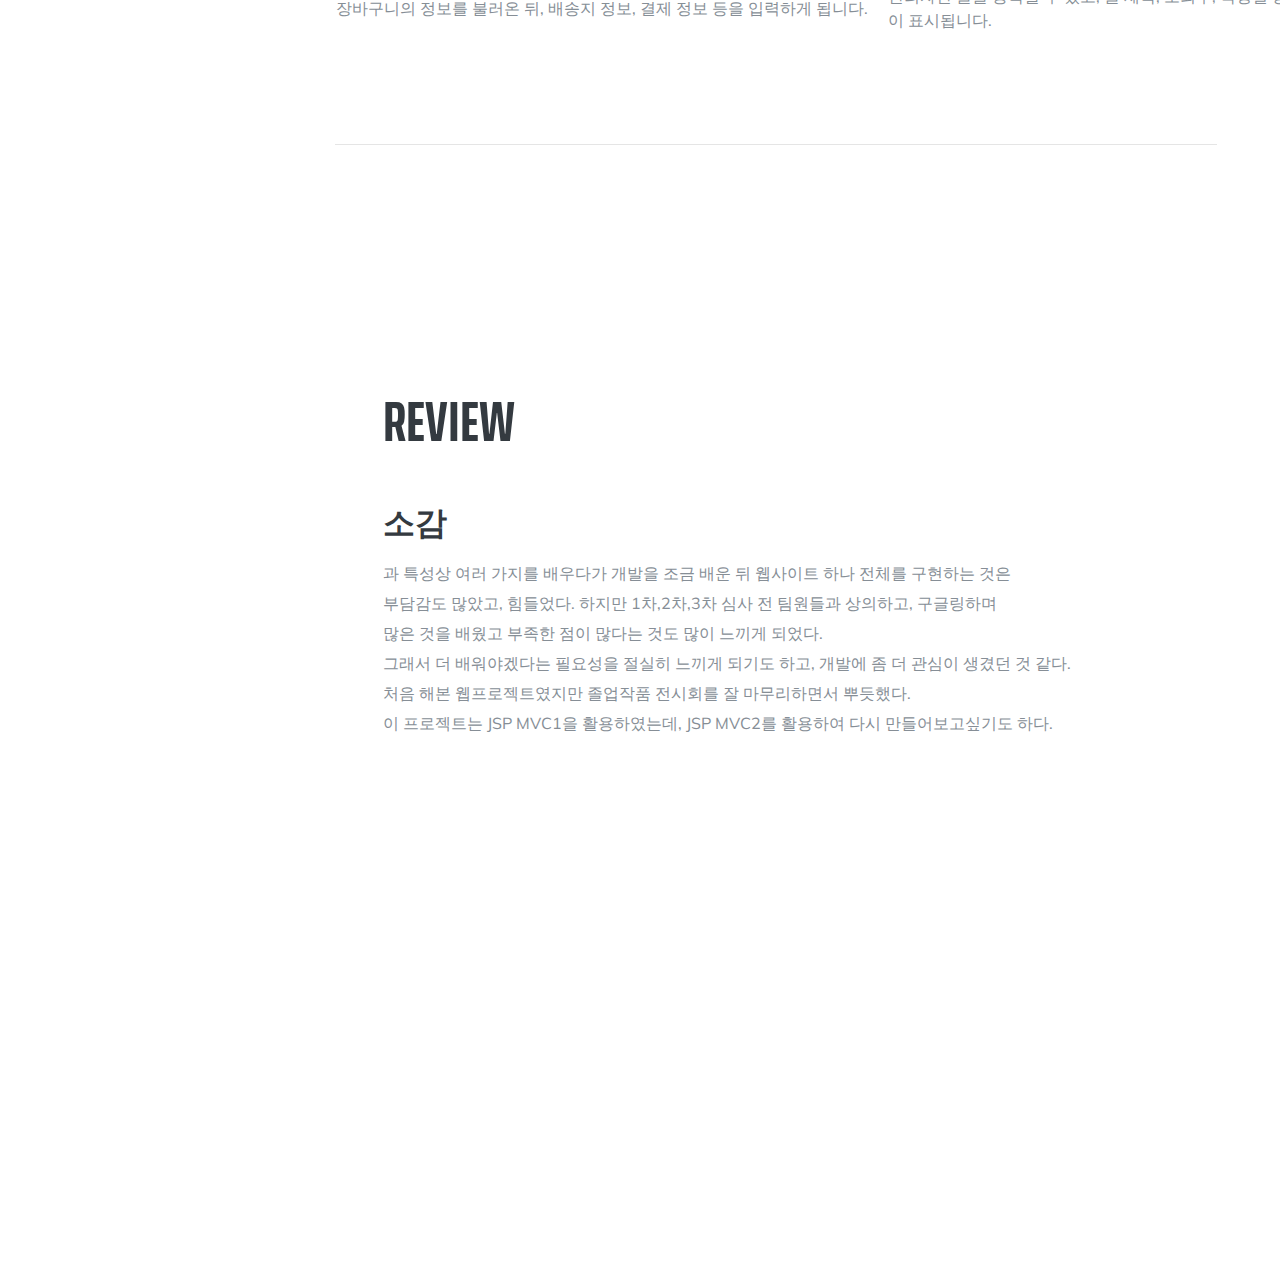
<file: view/gradu.html>
<!DOCTYPE html>
<html lang="en">

<head>

  <meta charset="utf-8">
  <meta name="viewport" content="width=device-width, initial-scale=1, shrink-to-fit=no">
  <meta name="description" content="">
  <meta name="author" content="">

  <title>졸업작품 프로젝트_너랑나(YOU&I)</title>
  <link rel="shortcut icon" href="../img/favicon.ico" type="image/x-icon">
  <link rel="icon" href="../img/favicon.ico" type="image/x-icon">

  <!-- Bootstrap core CSS -->
  <link href="../vendor/bootstrap/css/bootstrap.min.css" rel="stylesheet">

  <!-- Custom fonts for this template -->
  <link href="https://fonts.googleapis.com/css?family=Saira+Extra+Condensed:500,700" rel="stylesheet">
  <link href="https://fonts.googleapis.com/css?family=Muli:400,400i,800,800i" rel="stylesheet">
  <link href="../vendor/fontawesome-free/css/all.min.css" rel="stylesheet">

  <!-- Custom styles for this template -->
  <link href="../css/resume.css" rel="stylesheet">

  <style>

    .bg-primary2 {
      background-color: rgb(199, 238, 176) !important;
    }
    
    .text-primary2 {
      color:  rgb(199, 238, 176)  !important;
    }
    
    a {
      color: rgb(4, 32, 59) !important;
    }
    
    a:hover, a:focus, a:active {
      color: rgb(255, 255, 255) !important;
    }
    
    </style>

</head>

<body id="page-top">

  <nav class="navbar navbar-expand-lg navbar-dark bg-primary2 fixed-top" id="sideNav">
    <ul class="navbar-nav">
      <li class="nav-item">
          <a class="nav-link js-scroll-trigger" href="../index.html#project"><i class="fas fa-arrow-left"> BACK</i></a>
      </li>
    </ul>
    <a class="navbar-brand js-scroll-trigger" href="#page-top">
      <span class="d-block d-lg-none">Graduation Exhibition Project</span>
      <span class="d-none d-lg-block">
        <img class="img-fluid img-profile rounded-circle mx-auto mb-2" style="width: 120px; height: 120px;" src="../img/youi_logo.png" alt="">
      </span>
    </a>
    <button class="navbar-toggler" type="button" data-toggle="collapse" data-target="#navbarSupportedContent" aria-controls="navbarSupportedContent" aria-expanded="false" aria-label="Toggle navigation">
      <span class="navbar-toggler-icon"></span>
    </button>
    <div class="collapse navbar-collapse" id="navbarSupportedContent">
      <ul class="navbar-nav">
        <li class="nav-item">
          <a class="nav-link js-scroll-trigger" href="#GraduProject">Graduation Exhibition Project</a>
        </li>
        <li class="nav-item">
          <a class="nav-link js-scroll-trigger" href="#about">ABOUT</a>
        </li>
        <li class="nav-item">
          <a class="nav-link js-scroll-trigger" href="#Project">Project</a>
        </li>
        <li class="nav-item">
          <a class="nav-link js-scroll-trigger" href="#review">review</a>
      </ul>
    </div>
  </nav>

  <div class="container-fluid p-0">

    <section class="resume-section p-3 p-lg-5 d-flex align-items-center" id="GraduProject">
      <div class="w-100">
        <h1 class="mb-0"><span style="font-size: 60px;">Graduation Exhibition Project</span><br>
          <span class="text-primary2" style="font-size: 45px;">너랑 나(YOU & I)</span>
        </h1><br>
      <img src="../img/youi_main.JPG" style="width: 550px; height: 300px;">
      </div>
    </section>

    <hr class="m-0">

    <section class="resume-section p-3 p-lg-5 d-flex align-items-center" id="about">
      <div class="w-100">
        <h2 class="mb-5">ABOUT</h2>

        <div class="resume-item d-flex flex-column flex-md-row justify-content-between mb-5">
          <div class="resume-content">
            <h3 class="mb-0">Graduation Exhibition Project</h3>
            <div class="subheading mb-3"></div>
            <div>구현기간 : <span class="text-primary">2019.01 ~ 2019.05</span></div><br>
            <p>'너랑 나' 라는 청첩장 커스텀 & 판매 사이트입니다. <br>
			    인생의 빛나는 순간의 시작을 함께하고 싶어서 만들었습니다. </p>
            <p>&lt;개발환경&gt;<br>language : JSP, HTML5, CSS3, Javascript, jQuery<br>IDE : EditPlus
            </p>

          </div>
        </div>
      </div>
    </section>

    <hr class="m-0">

    <hr class="m-0">

    <section class="resume-section p-3 p-lg-5 d-flex align-items-center" id="Project">
      <div class="container">
      <div class="w-100 thumbnailBody">
        <h2 class="mb-5">Project</h2>
        
        <table>
          <tr>
            <td><img src="../img/youi_main.JPG" style="width: 400px; height: 300px; border: 1px solid rgb(199, 238, 176);"></td>
          </tr>
          <tr>
            <td style="padding-bottom: 20px; padding-top: 20px;">프로젝트 메인 화면입니다.<br>
              주요 기능으로는 청첩장 구매, 청첩장 커스터마이징, 게시판 등이 있습니다.</td>
          </tr>
        </table><br>

        <table>
          <tr>
            <td><img src="../img/youi_custom.JPG" style="margin-right:150px; width: 400px; height: 300px; border: 1px solid rgb(199, 238, 176);" onclick="full_scr1();"></td>
            <td><img src="../img/youi_cart.JPG" style="width: 400px; height: 300px; border: 1px solid rgb(199, 238, 176);" onclick="full_scr2();"></td>
          </tr>
          <tr>
            <td style="padding-top: 20px; padding-bottom: 40px;">청첩장을 직접 커스터마이징 할 수 있는 페이지입니다.<br>배경색, 패턴, 이미지 업로드, 테두리, 예식정보 등을 입력할 수 있습니다.<br>그리고 선택하면 바로 적용되어 나타나고,<br> DB에 정보가 담기게 됩니다.</td>
            <td style="padding-top: 20px; padding-bottom: 40px;">장바구니 페이지입니다.<br>고객이 만든 완성본 이미지 미리보기, 상품명, 수량, <br>용지종류, 사이즈, 금액 등이 표시되며,<br>총 주문금액, 장바구니 삭제, 주문하기 버튼이 있습니다.</td>
          </tr>
          <tr>
            <td><img src="../img/youi_order.JPG" style="margin-right:150px; width: 400px; height: 300px; border: 1px solid rgb(199, 238, 176);" onclick="full_scr3();"></td>
            <td><img src="../img/youi_notice.JPG" style="width: 400px; height: 300px; border: 1px solid rgb(199, 238, 176);" onclick="full_scr4();"></td>
          </tr>
          <Tr>
            <td style="padding-top: 20px; padding-bottom: 40px;">결제 페이지입니다.<br>장바구니의 정보를 불러온 뒤, 배송지 정보, 결제 정보 등을 입력하게 됩니다.</td>
            <td style="padding-top: 20px; padding-bottom: 40px;">공지사항 페이지입니다.<br>관리자만 글을 등록할 수 있고, 글 제목, 조회수, 작성일 등이 표시됩니다.</td>
          </Tr>
        </table>
      </div>
   
  <br><br><br>
  <hr class="m-0">

  <section class="resume-section p-3 p-lg-5 d-flex align-items-center" id="review">
    <div class="w-100">
      <h2 class="mb-5">REVIEW</h2>

      <div class="resume-item d-flex flex-column flex-md-row justify-content-between mb-5">
        <div class="resume-content">
          <h3 class="mb-0">소감</h3>
          <div class="subheading mb-3"></div>
          <p style="line-height: 30px;">
            과 특성상 여러 가지를 배우다가 개발을 조금 배운 뒤 웹사이트 하나 전체를 구현하는 것은<br>
            부담감도 많았고, 힘들었다. 하지만 1차,2차,3차 심사 전 팀원들과 상의하고, 구글링하며<br>
            많은 것을 배웠고 부족한 점이 많다는 것도 많이 느끼게 되었다.<br>
            그래서 더 배워야겠다는 필요성을 절실히 느끼게 되기도 하고, 개발에 좀 더 관심이 생겼던 것 같다.<br>
            처음 해본 웹프로젝트였지만 졸업작품 전시회를 잘 마무리하면서 뿌듯했다.<br>
            이 프로젝트는 JSP MVC1을 활용하였는데, JSP MVC2를 활용하여 다시 만들어보고싶기도 하다.
          </p>
        
        </div>
      </div>


    </div>
  </section>





  <!-- Bootstrap core JavaScript -->
  <script src="../vendor/jquery/jquery.min.js"></script>
  <script src="../vendor/bootstrap/js/bootstrap.bundle.min.js"></script>

  <!-- Plugin JavaScript -->
  <script src="../vendor/jquery-easing/jquery.easing.min.js"></script>

  <!-- Custom scripts for this template -->
  <script src="../js/resume.min.js"></script>

  <br><br><br><br>
  <br><br><br><br>
</body>

</html>
</file>
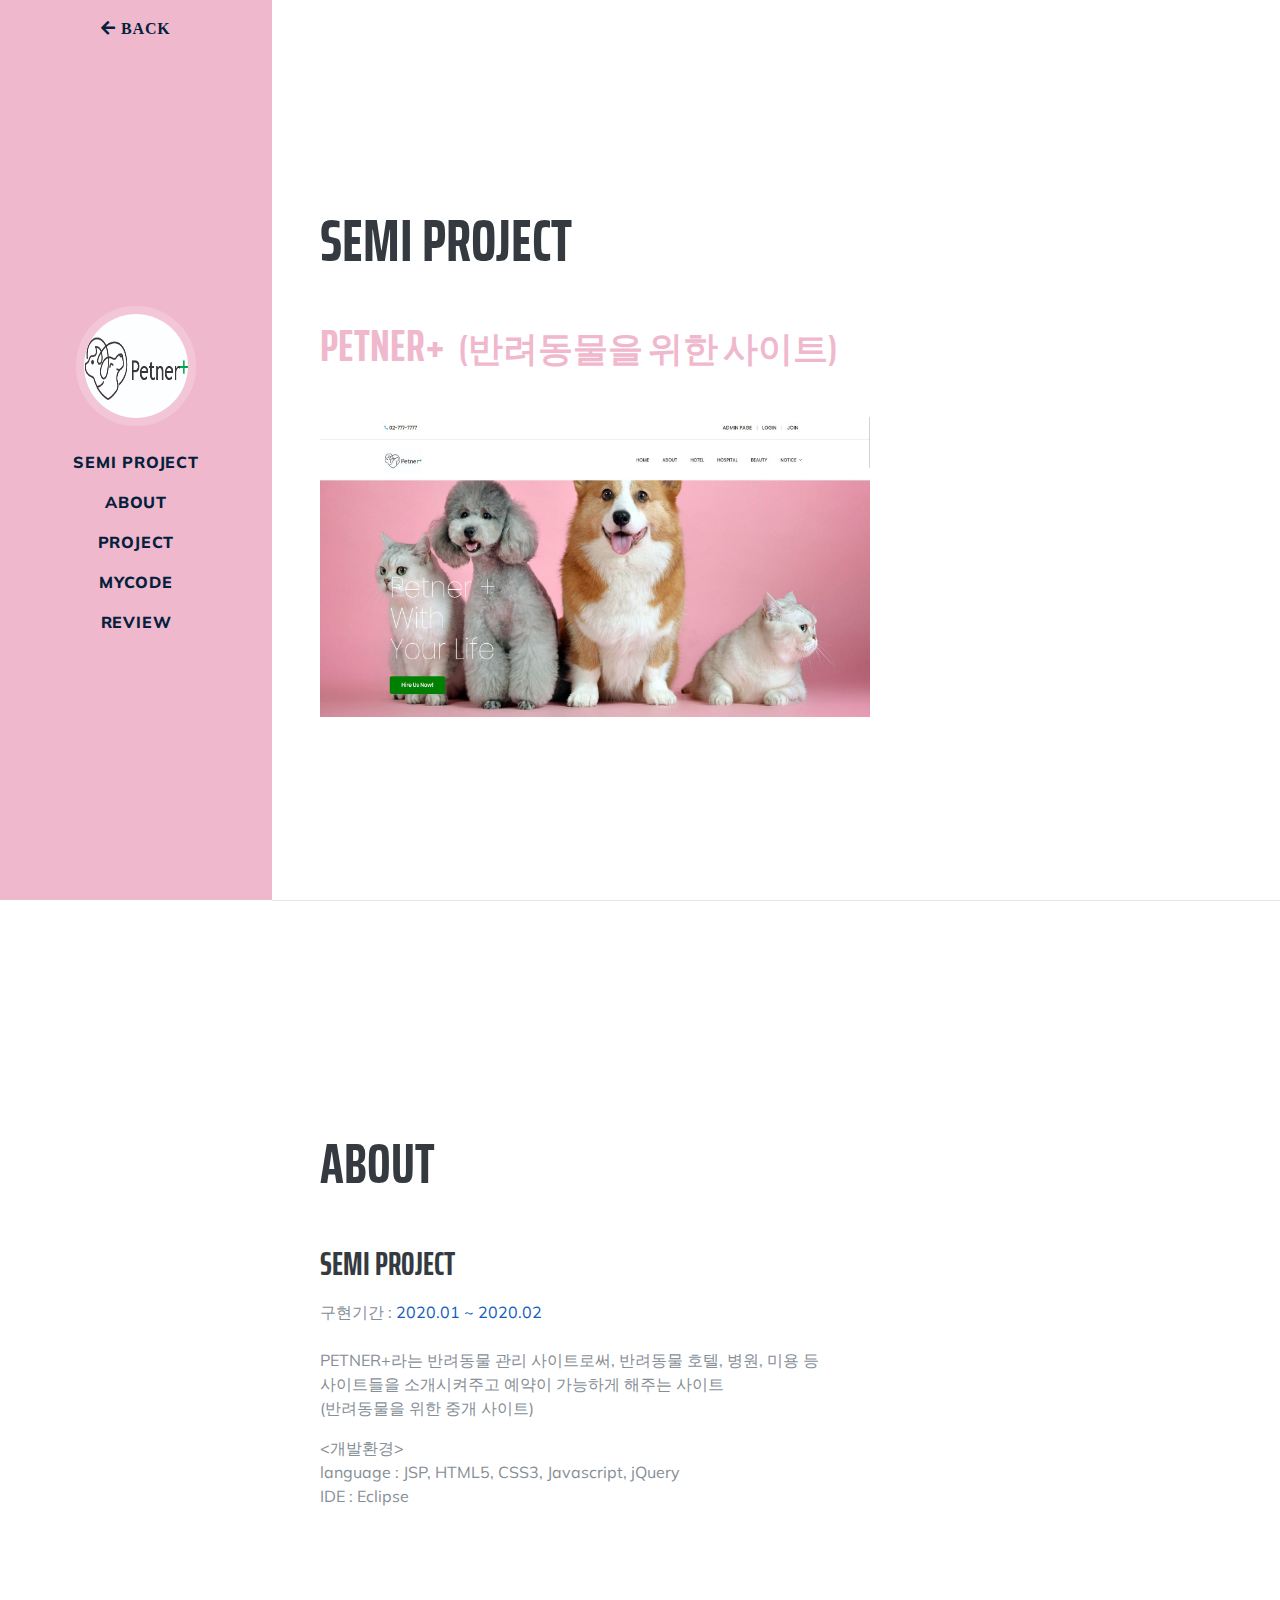
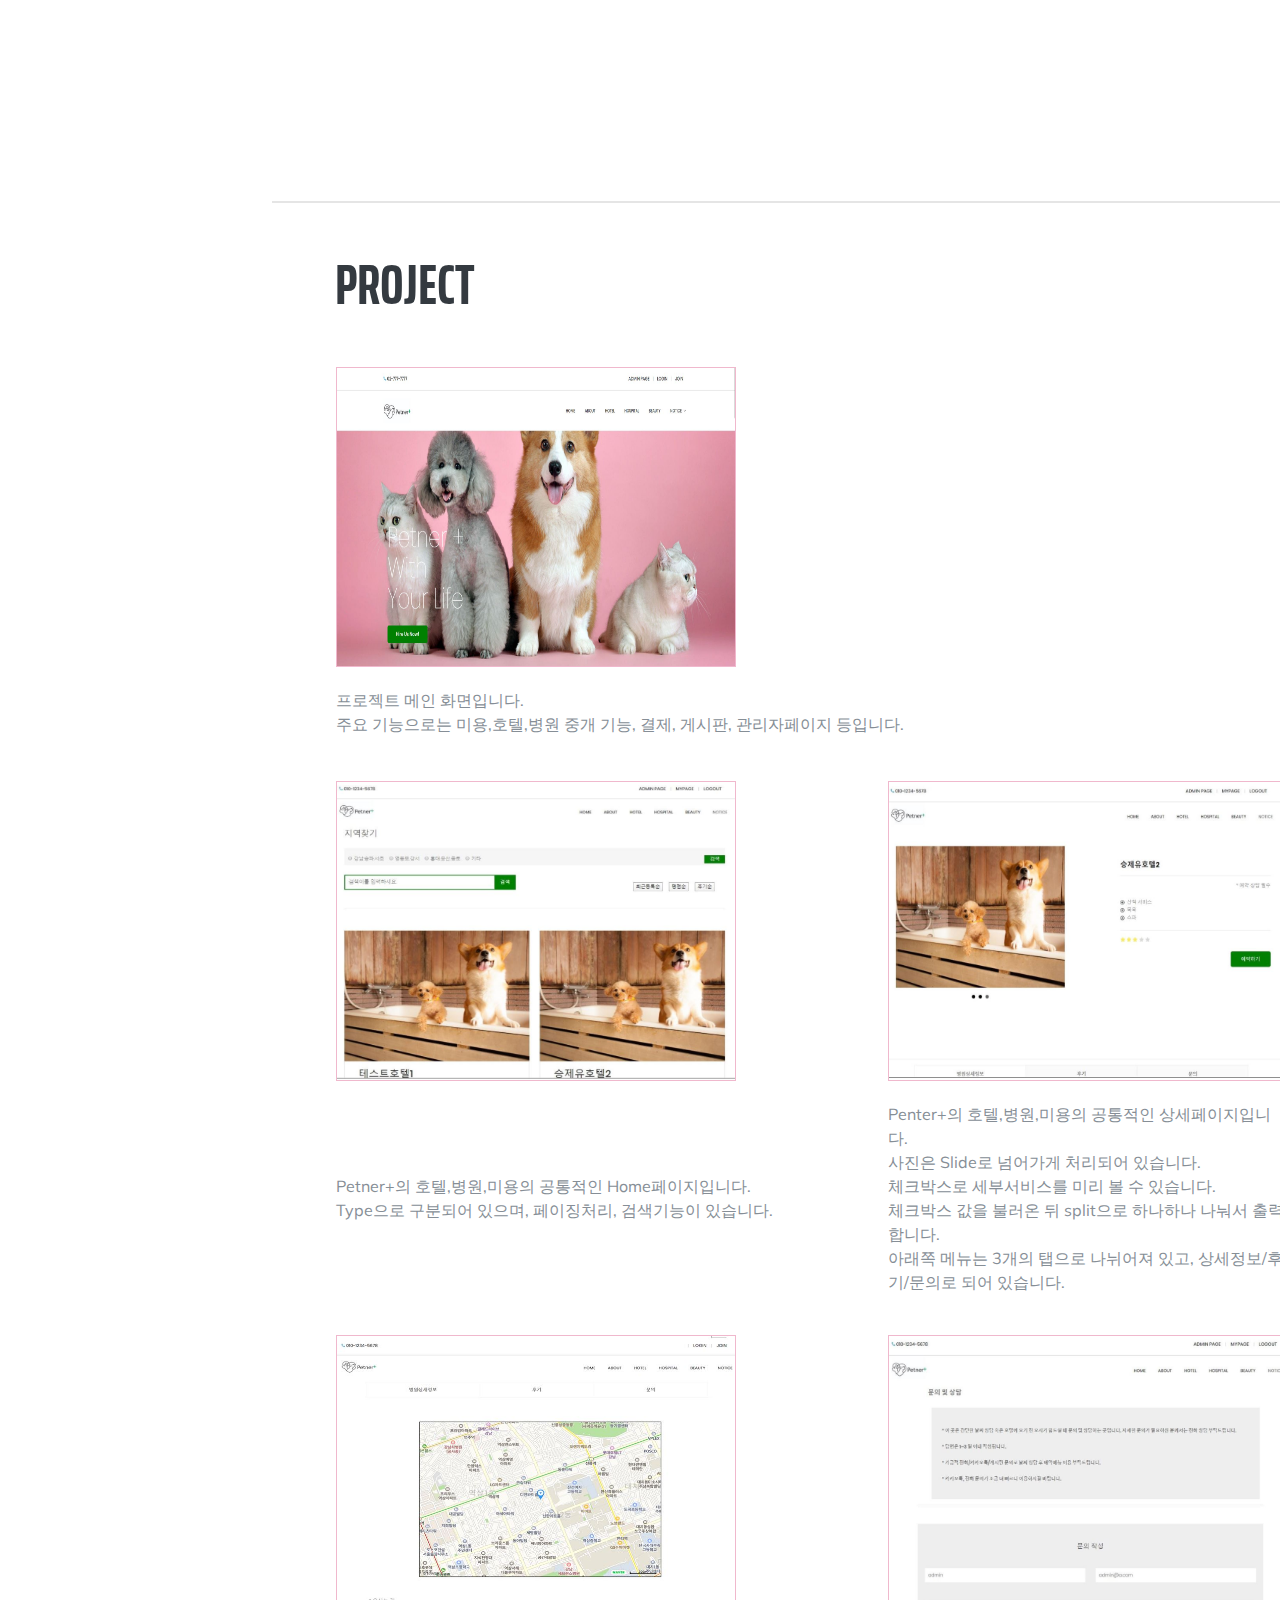
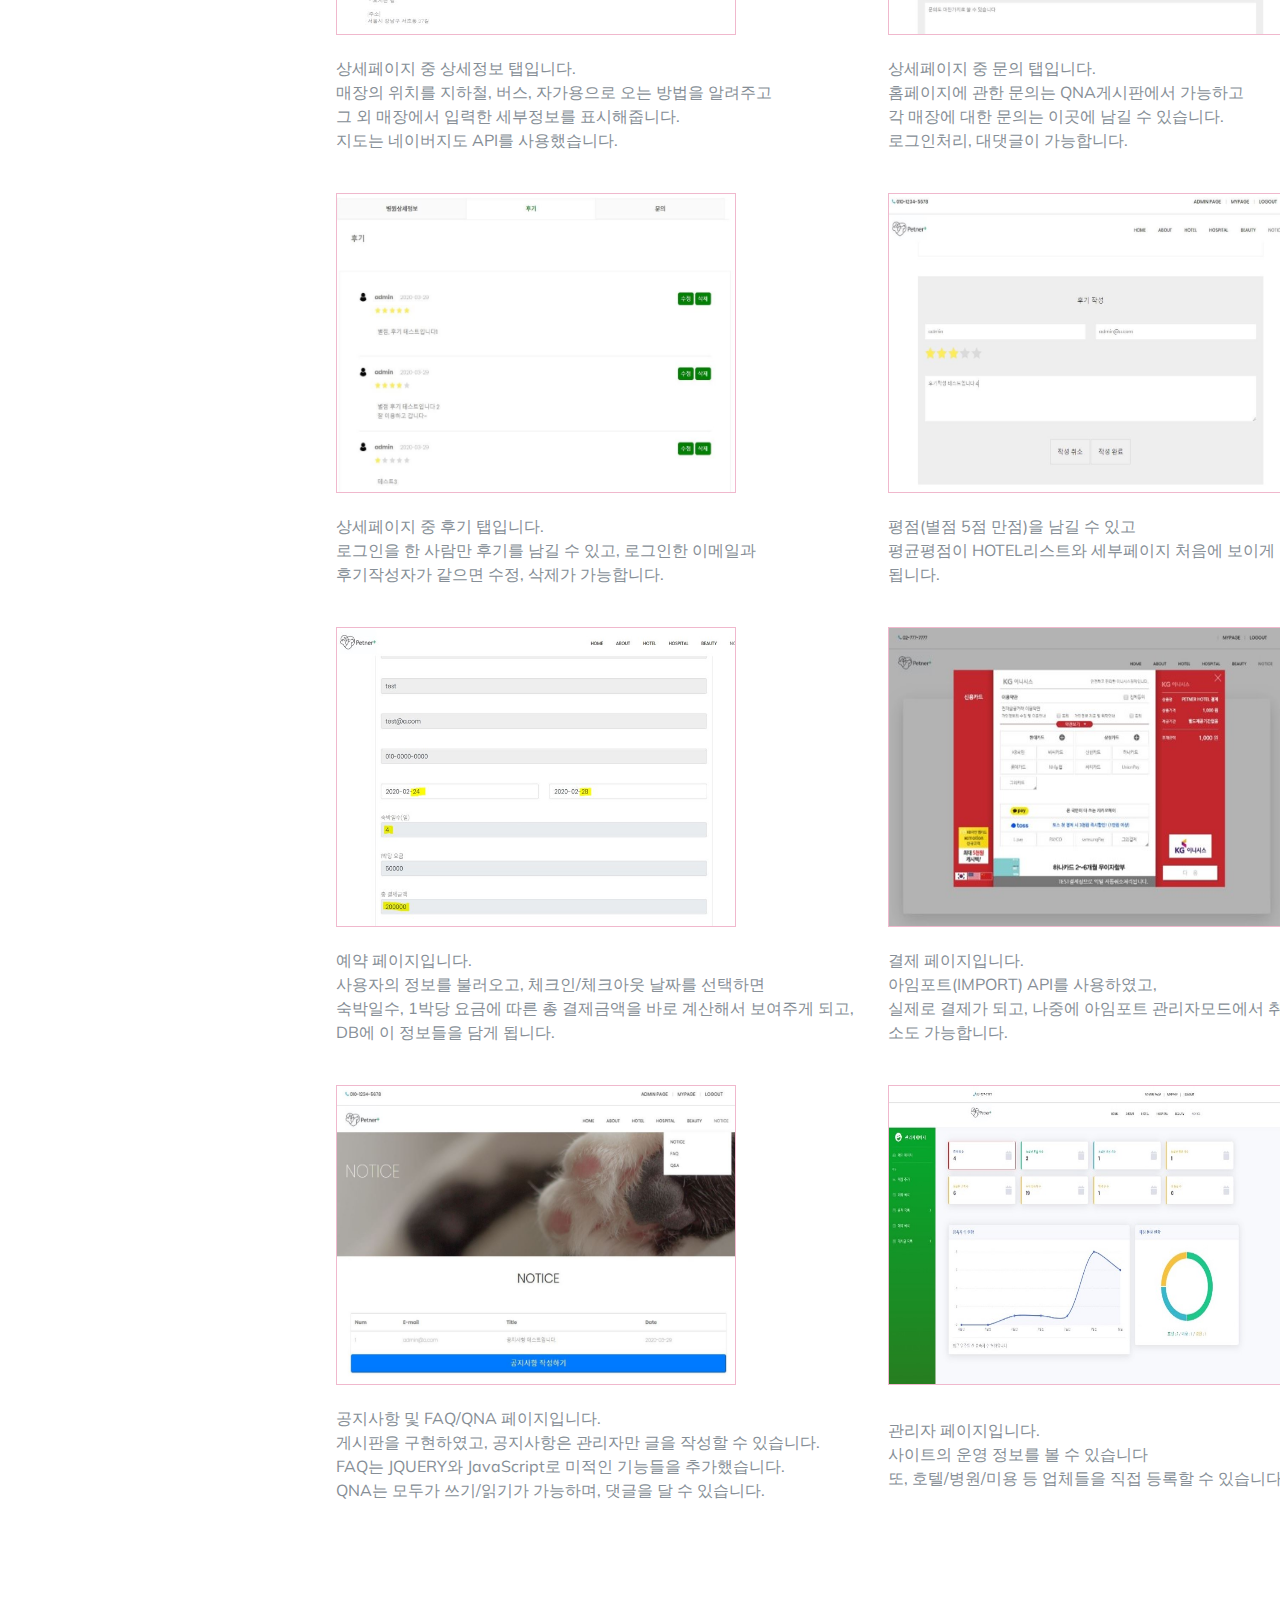
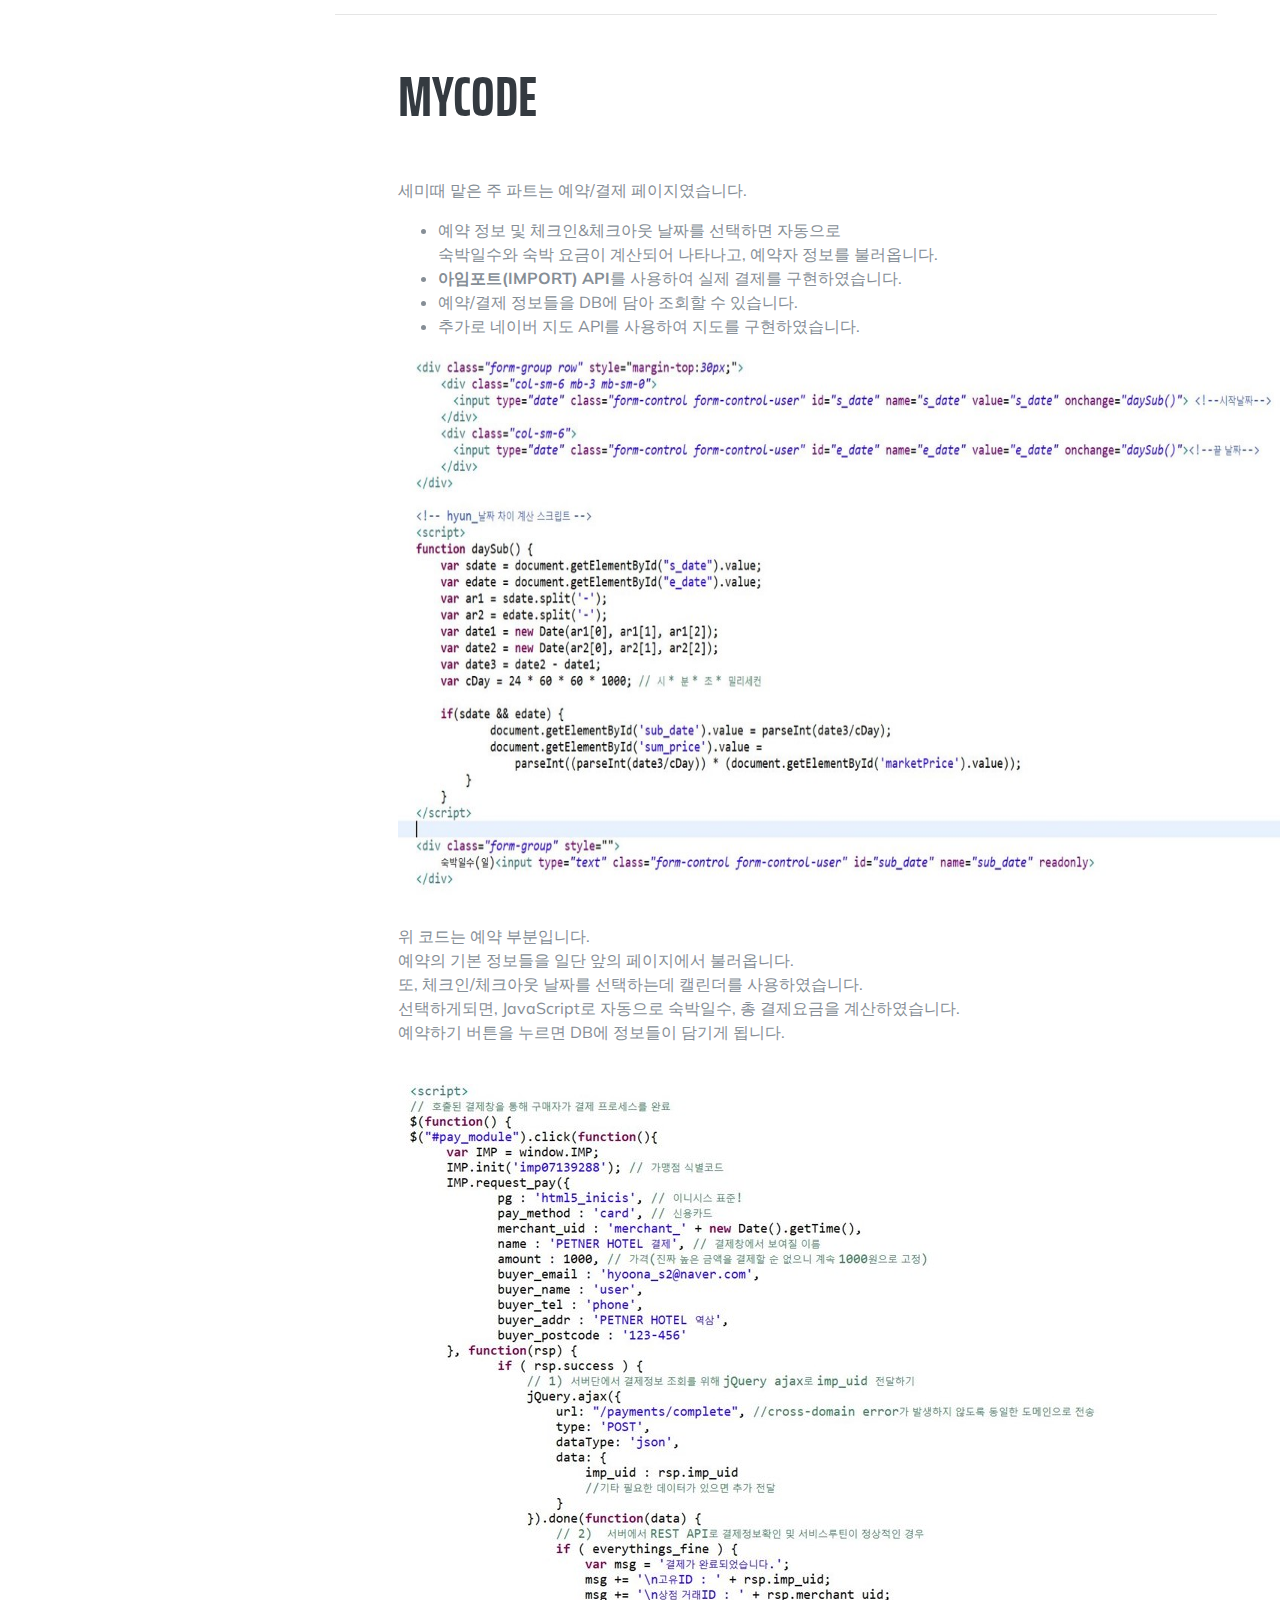
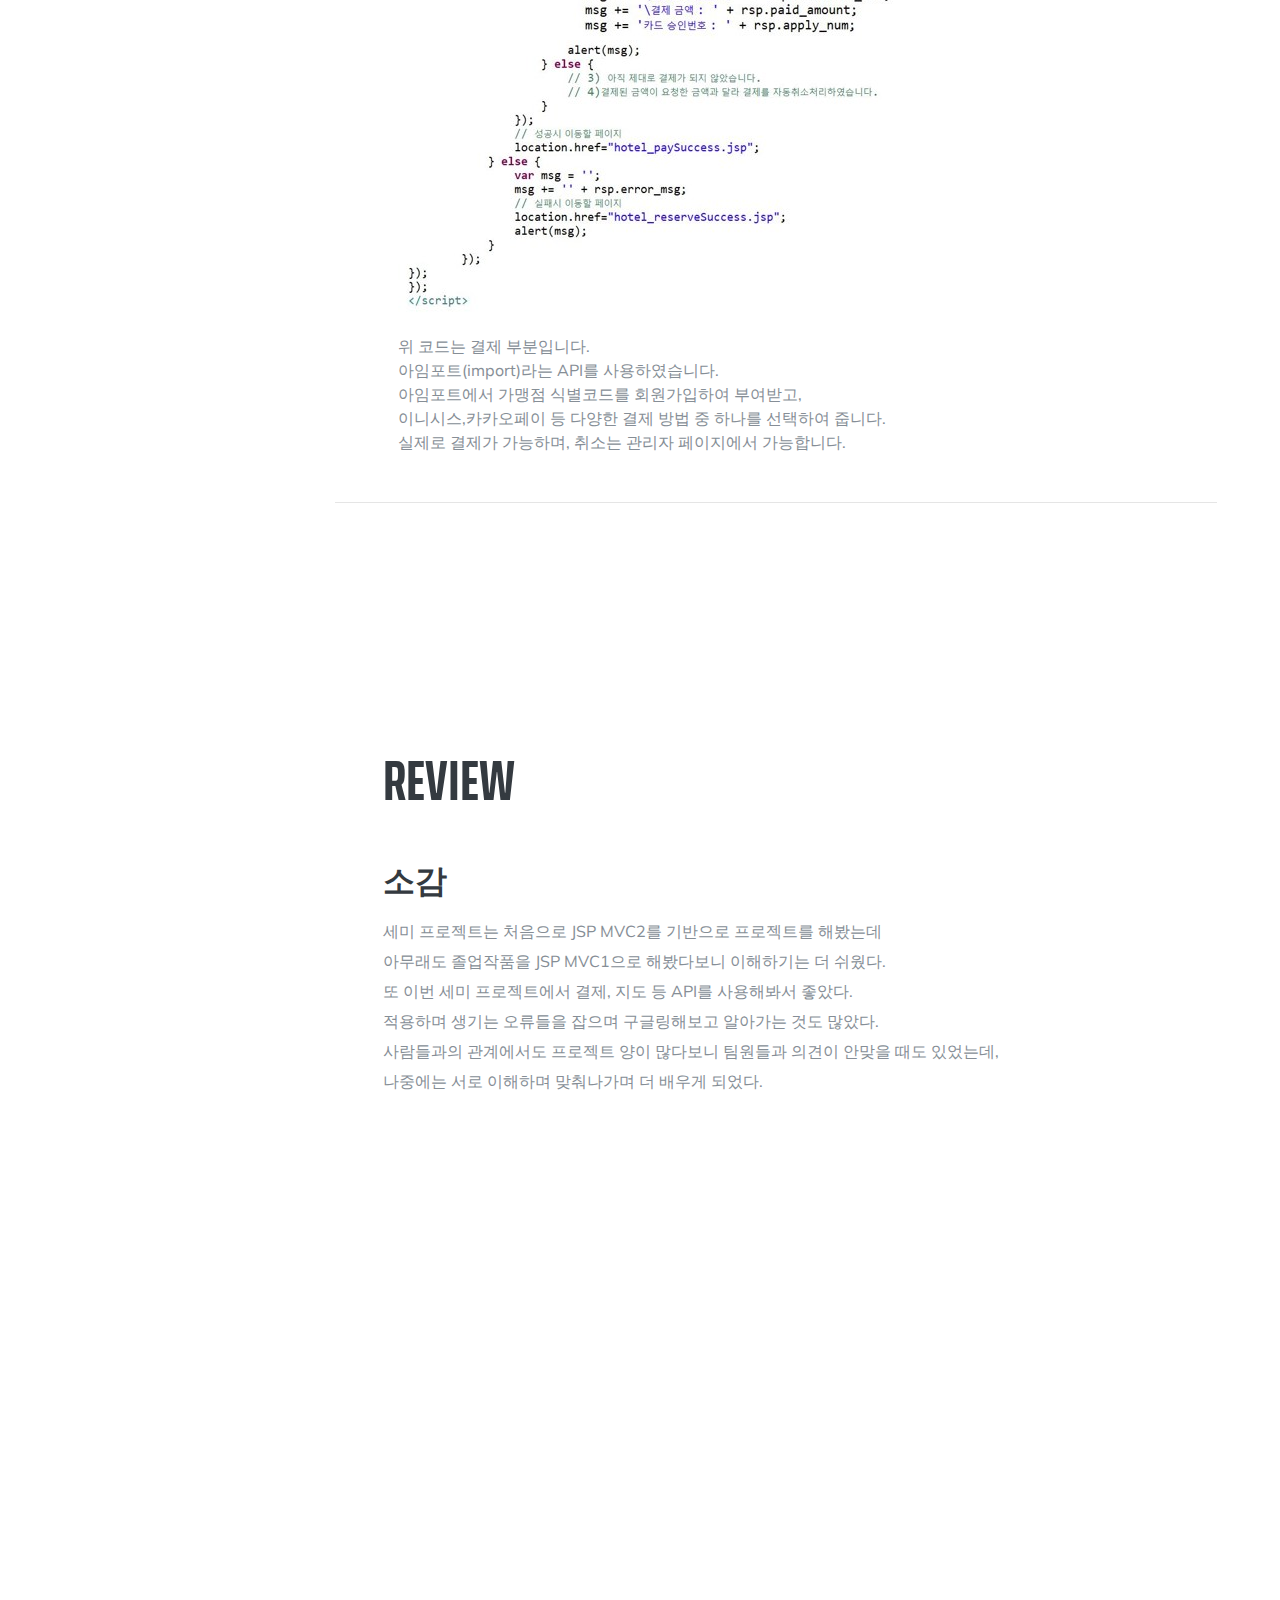
<file: view/SemiProject.html>
<!DOCTYPE html>
<html lang="en">

<head>

  <meta charset="utf-8">
  <meta name="viewport" content="width=device-width, initial-scale=1, shrink-to-fit=no">
  <meta name="description" content="">
  <meta name="author" content="">

  <title>세미프로젝트_Petner+</title>
  <link rel="shortcut icon" href="../img/favicon.ico" type="image/x-icon">
  <link rel="icon" href="../img/favicon.ico" type="image/x-icon">

  <!-- Bootstrap core CSS -->
  <link href="../vendor/bootstrap/css/bootstrap.min.css" rel="stylesheet">

  <!-- Custom fonts for this template -->
  <link href="https://fonts.googleapis.com/css?family=Saira+Extra+Condensed:500,700" rel="stylesheet">
  <link href="https://fonts.googleapis.com/css?family=Muli:400,400i,800,800i" rel="stylesheet">
  <link href="../vendor/fontawesome-free/css/all.min.css" rel="stylesheet">

  <!-- Custom styles for this template -->
  <link href="../css/resume.css" rel="stylesheet">

  <style>

    .bg-primary2 {
      background-color: rgb(240, 184, 205) !important;
    }
    
    .text-primary2 {
      color:  rgb(240, 184, 205)  !important;
    }
    
    a {
      color: rgb(4, 32, 59) !important;
    }
    
    a:hover, a:focus, a:active {
      color: rgb(255, 255, 255) !important;
    }
    
    </style>

</head>

<body id="page-top">

  <nav class="navbar navbar-expand-lg navbar-dark bg-primary2 fixed-top" id="sideNav">
    <ul class="navbar-nav">
      <li class="nav-item">
          <a class="nav-link js-scroll-trigger" href="../index.html#project"><i class="fas fa-arrow-left"> BACK</i></a>
      </li>
    </ul>
    <a class="navbar-brand js-scroll-trigger" href="#page-top">
      <span class="d-block d-lg-none">Semi Project</span>
      <span class="d-none d-lg-block">
        <img class="img-fluid img-profile rounded-circle mx-auto mb-2" style="width: 120px; height: 120px;" src="../img/petner_logo.jpg" alt="">
      </span>
    </a>
    <button class="navbar-toggler" type="button" data-toggle="collapse" data-target="#navbarSupportedContent" aria-controls="navbarSupportedContent" aria-expanded="false" aria-label="Toggle navigation">
      <span class="navbar-toggler-icon"></span>
    </button>
    <div class="collapse navbar-collapse" id="navbarSupportedContent">
      <ul class="navbar-nav">
        <li class="nav-item">
          <a class="nav-link js-scroll-trigger" href="#SemiProject">Semi Project</a>
        </li>
        <li class="nav-item">
          <a class="nav-link js-scroll-trigger" href="#about">ABOUT</a>
        </li>
        <li class="nav-item">
          <a class="nav-link js-scroll-trigger" href="#Project">Project</a>
        </li>
        <li class="nav-item">
            <a class="nav-link js-scroll-trigger" href="#myCode">myCode</a>
        </li>
        <li class="nav-item">
          <a class="nav-link js-scroll-trigger" href="#review">review</a>
      </ul>
    </div>
  </nav>

  <div class="container-fluid p-0">

    <section class="resume-section p-3 p-lg-5 d-flex align-items-center" id="SemiProject">
      <div class="w-100">
        <h1 class="mb-0"><span style="font-size: 60px;">Semi Project</span><br>
          <span class="text-primary2" style="font-size: 45px;">Petner+ &nbsp;<span style="font-size: 35px;">(반려동물을 위한 사이트)</span></span>
        </h1><br>
      <img src="../img/petner_main.JPG" style="width: 550px; height: 300px;">
      </div>
    </section>

    <hr class="m-0">

    <section class="resume-section p-3 p-lg-5 d-flex align-items-center" id="about">
      <div class="w-100">
        <h2 class="mb-5">ABOUT</h2>

        <div class="resume-item d-flex flex-column flex-md-row justify-content-between mb-5">
          <div class="resume-content">
            <h3 class="mb-0">Semi Project</h3>
            <div class="subheading mb-3"></div>
            <div>구현기간 : <span class="text-primary">2020.01 ~ 2020.02</span></div><br>
            <p>PETNER+라는 반려동물 관리 사이트로써, 반려동물 호텔, 병원, 미용 등<br> 
               사이트들을 소개시켜주고 예약이 가능하게 해주는 사이트<br>
               (반려동물을 위한 중개 사이트)
                
            <p>&lt;개발환경&gt;<br>language : JSP, HTML5, CSS3, Javascript, jQuery<br>IDE : Eclipse
            </p>

          </div>
        </div>
      </div>
    </section>

    <hr class="m-0">

    <hr class="m-0">

    <section class="resume-section p-3 p-lg-5 d-flex align-items-center" id="Project">
      <div class="container">
      <div class="w-100 thumbnailBody">
        <h2 class="mb-5">Project</h2>
        
        <table>
          <tr>
            <td><img src="../img/petner_main.JPG" style="width: 400px; height: 300px; border: 1px solid rgb(240, 184, 205);"></td>
          </tr>
          <tr>
            <td style="padding-bottom: 20px; padding-top: 20px;">프로젝트 메인 화면입니다.<br>
              주요 기능으로는 미용,호텔,병원 중개 기능, 결제, 게시판, 관리자페이지 등입니다.</td>
          </tr>
        </table><br>

        <table>
          <tr>
            <td><img src="../img/petner_home.JPG" style="margin-right:150px; width: 400px; height: 300px; border: 1px solid rgb(240, 184, 205);" onclick="full_scr1();"></td>
            <td><img src="../img/petner_detail.JPG" style="width: 400px; height: 300px; border: 1px solid rgb(240, 184, 205);" onclick="full_scr2();"></td>
          </tr>
          <tr>
            <td style="padding-top: 20px; padding-bottom: 40px;">Petner+의 호텔,병원,미용의 공통적인 Home페이지입니다.<br>
            Type으로 구분되어 있으며, 페이징처리, 검색기능이 있습니다.</td>
            <td style="padding-top: 20px; padding-bottom: 40px;">Penter+의 호텔,병원,미용의 공통적인 상세페이지입니다.<br>
            사진은 Slide로 넘어가게 처리되어 있습니다.<br>
            체크박스로 세부서비스를 미리 볼 수 있습니다.<br>
            체크박스 값을 불러온 뒤 split으로 하나하나 나눠서 출력합니다.<br>
            아래쪽 메뉴는 3개의 탭으로 나뉘어져 있고, 상세정보/후기/문의로 되어 있습니다.</td>
          </tr>
          <tr>
            <td><img src="../img/petner_map.JPG" style="margin-right:150px; width: 400px; height: 300px; border: 1px solid rgb(240, 184, 205);" onclick="full_scr3();"></td>
            <td><img src="../img/petner_qna.JPG" style="width: 400px; height: 300px; border: 1px solid rgb(240, 184, 205);" onclick="full_scr4();"></td>
          </tr>
          <Tr>
            <td style="padding-top: 20px; padding-bottom: 40px;">상세페이지 중 상세정보 탭입니다.<br>
            매장의 위치를 지하철, 버스, 자가용으로 오는 방법을 알려주고<Br>
            그 외 매장에서 입력한 세부정보를 표시해줍니다.<br>
            지도는 네이버지도 API를 사용했습니다.</td>
            <td style="padding-top: 20px; padding-bottom: 40px;">상세페이지 중 문의 탭입니다.<br>
            홈페이지에 관한 문의는 QNA게시판에서 가능하고<Br>
            각 매장에 대한 문의는 이곳에 남길 수 있습니다.<br>
            로그인처리, 대댓글이 가능합니다.</td></td>
          </Tr>
          <tr>
            <td><img src="../img/petner_review.JPG" style="margin-right:150px; width: 400px; height: 300px; border: 1px solid rgb(240, 184, 205);" onclick="full_scr3();"></td>
            <td><img src="../img/petner_star.JPG" style="width: 400px; height: 300px; border: 1px solid rgb(240, 184, 205);" onclick="full_scr4();"></td>
          </tr>
          <Tr>
            <td style="padding-top: 20px; padding-bottom: 40px;">상세페이지 중 후기 탭입니다.<br>
            로그인을 한 사람만 후기를 남길 수 있고, 로그인한 이메일과<br>
            후기작성자가 같으면 수정, 삭제가 가능합니다.</td>
            <td style="padding-top: 20px; padding-bottom: 40px;">
            평점(별점 5점 만점)을 남길 수 있고<br>
            평균평점이 HOTEL리스트와 세부페이지 처음에 보이게 됩니다.</td>
          </Tr>
          <tr>
            <td><img src="../img/petner_reserve.jpg" style="margin-right:150px; width: 400px; height: 300px; border: 1px solid rgb(240, 184, 205);" onclick="full_scr3();"></td>
            <td><img src="../img/petner_pay.jpg" style="width: 400px; height: 300px; border: 1px solid rgb(240, 184, 205);" onclick="full_scr4();"></td>
          </tr>
          <Tr>
            <td style="padding-top: 20px; padding-bottom: 40px;">예약 페이지입니다.<br>
            사용자의 정보를 불러오고, 체크인/체크아웃 날짜를 선택하면<br>
            숙박일수, 1박당 요금에 따른 총 결제금액을 바로 계산해서 보여주게 되고,<br>
            DB에 이 정보들을 담게 됩니다.</td>
            <td style="padding-top: 20px; padding-bottom: 40px;">결제 페이지입니다.<br>
            아임포트(IMPORT) API를 사용하였고,<br>
            실제로 결제가 되고, 나중에 아임포트 관리자모드에서 취소도 가능합니다.</td>
          </Tr>
          <tr>
            <td><img src="../img/petner_notice.JPG" style="margin-right:150px; width: 400px; height: 300px; border: 1px solid rgb(240, 184, 205);" onclick="full_scr3();"></td>
            <td><img src="../img/petner_admin.jpg" style="width: 400px; height: 300px; border: 1px solid rgb(240, 184, 205);" onclick="full_scr4();"></td>
          </tr>
          <Tr>
            <td style="padding-top: 20px; padding-bottom: 40px;">공지사항 및 FAQ/QNA 페이지입니다.<br>
            게시판을 구현하였고, 공지사항은 관리자만 글을 작성할 수 있습니다.<br>
            FAQ는 JQUERY와 JavaScript로 미적인 기능들을 추가했습니다.<br>
            QNA는 모두가 쓰기/읽기가 가능하며, 댓글을 달 수 있습니다.</td>
            <td style="padding-top: 20px; padding-bottom: 40px;">관리자 페이지입니다.<br>
            사이트의 운영 정보를 볼 수 있습니다<br>
            또, 호텔/병원/미용 등 업체들을 직접 등록할 수 있습니다.</td>
          </Tr>
        </table>
      </div>
   
  <br><br><br>
  <hr class="m-0">

  <section class="resume-section p-3 p-lg-5 d-flex align-items-center" id="myCode">
    <div class="container">
    <div class="w-100">
      <h2 class="mb-5">myCode</h2>
      <p>세미때 맡은 주 파트는 예약/결제 페이지였습니다.
        <ul>
          <li>예약 정보 및 체크인&체크아웃 날짜를 선택하면 자동으로<br>
              숙박일수와 숙박 요금이 계산되어 나타나고, 예약자 정보를 불러옵니다.
          </li>
          <li><span style="font-weight: bold;">아임포트(IMPORT) API</span>를 사용하여 실제 결제를 구현하였습니다.</span></li>
          <li>예약/결제 정보들을 DB에 담아 조회할 수 있습니다.</li>
          <li>추가로 네이버 지도 API를 사용하여 지도를 구현하였습니다.</li>
        </ul>
      </p>
    </div>
    <div>
    <div class="w-100 thumbnailBody">
      <tabl>
          <td><img src="../img/petner_code_reserve.jpg" style="width: 900px; height: 550px; margin-bottom: 20px;"></td><br>
        </tr>
        <Tr>
          <td>위 코드는 예약 부분입니다. <br>
            예약의 기본 정보들을 일단 앞의 페이지에서 불러옵니다.<br>
            또, 체크인/체크아웃 날짜를 선택하는데 캘린더를 사용하였습니다.<br>
            선택하게되면, JavaScript로 자동으로 숙박일수, 총 결제요금을 계산하였습니다.<br>
            예약하기 버튼을 누르면 DB에 정보들이 담기게 됩니다. 
            </td>
        </Tr>
        <tr>
          <td><img src="../img/petner_code_pay1.jpg" style="margin-top: 40px;"></td>
          <td><img src="../img/petner_code_pay2.jpg" style="margin-bottom: 20px;"></td><br>
        </tr>

        <Tr>
          <td>
              위 코드는 결제 부분입니다.<br>
              아임포트(import)라는 API를 사용하였습니다.<br>
              아임포트에서 가맹점 식별코드를 회원가입하여 부여받고,<br>
              이니시스,카카오페이 등 다양한 결제 방법 중 하나를 선택하여 줍니다.<br>
              실제로 결제가 가능하며, 취소는 관리자 페이지에서 가능합니다.
            </td>
        </Tr>
      </table>
    </div>

  </div>
  </section>

  <hr class="m-0">

  <section class="resume-section p-3 p-lg-5 d-flex align-items-center" id="review">
    <div class="w-100">
      <h2 class="mb-5">REVIEW</h2>

      <div class="resume-item d-flex flex-column flex-md-row justify-content-between mb-5">
        <div class="resume-content">
          <h3 class="mb-0">소감</h3>
          <div class="subheading mb-3"></div>
          <p style="line-height: 30px;">
            세미 프로젝트는 처음으로 JSP MVC2를 기반으로 프로젝트를 해봤는데<br>
            아무래도 졸업작품을 JSP MVC1으로 해봤다보니 이해하기는 더 쉬웠다.<br>
            또 이번 세미 프로젝트에서 결제, 지도 등 API를 사용해봐서 좋았다.<br>
            적용하며 생기는 오류들을 잡으며 구글링해보고 알아가는 것도 많았다.<br>
            사람들과의 관계에서도 프로젝트 양이 많다보니 팀원들과 의견이 안맞을 때도 있었는데,<br>
            나중에는 서로 이해하며 맞춰나가며 더 배우게 되었다.<br>
          </p>
        
        </div>
      </div>


    </div>
  </section>





  <!-- Bootstrap core JavaScript -->
  <script src="../vendor/jquery/jquery.min.js"></script>
  <script src="../vendor/bootstrap/js/bootstrap.bundle.min.js"></script>

  <!-- Plugin JavaScript -->
  <script src="../vendor/jquery-easing/jquery.easing.min.js"></script>

  <!-- Custom scripts for this template -->
  <script src="../js/resume.min.js"></script>

  <br><br><br><br>
  <br><br><br><br>
</body>

</html>
</file>
<file: css/resume.min.css>
/*!
 * Start Bootstrap - Resume v5.0.8 (https://startbootstrap.com/template-overviews/resume)
 * Copyright 2013-2019 Start Bootstrap
 * Licensed under MIT (https://github.com/BlackrockDigital/startbootstrap-resume/blob/master/LICENSE)
 */body{font-family:Muli,-apple-system,BlinkMacSystemFont,'Segoe UI',Roboto,'Helvetica Neue',Arial,sans-serif,'Apple Color Emoji','Segoe UI Emoji','Segoe UI Symbol','Noto Color Emoji';padding-top:54px;color:#868e96}@media (min-width:992px){body{padding-top:0;padding-left:17rem}}h1,h2,h3,h4,h5,h6{font-family:'Saira Extra Condensed',-apple-system,BlinkMacSystemFont,'Segoe UI',Roboto,'Helvetica Neue',Arial,sans-serif,'Apple Color Emoji','Segoe UI Emoji','Segoe UI Symbol','Noto Color Emoji';font-weight:700;text-transform:uppercase;color:#343a40}h1{font-size:6rem;line-height:5.5rem}h2{font-size:3.5rem}h3{font-size:2rem}p.lead{font-size:1.15rem;font-weight:400}.subheading{text-transform:uppercase;font-weight:500;font-family:'Saira Extra Condensed',-apple-system,BlinkMacSystemFont,'Segoe UI',Roboto,'Helvetica Neue',Arial,sans-serif,'Apple Color Emoji','Segoe UI Emoji','Segoe UI Symbol','Noto Color Emoji';font-size:1.5rem}.social-icons a{display:inline-block;height:3.5rem;width:3.5rem;background-color:#495057;color:#fff!important;border-radius:100%;text-align:center;font-size:1.5rem;line-height:3.5rem;margin-right:1rem}.social-icons a:last-child{margin-right:0}.social-icons a:hover{background-color:#bd5d38}.dev-icons{font-size:3rem}.dev-icons .list-inline-item i:hover{color:#bd5d38}#sideNav .navbar-nav .nav-item .nav-link{font-weight:800;letter-spacing:.05rem;text-transform:uppercase}#sideNav .navbar-toggler:focus{outline-color:#d48a6e}@media (min-width:992px){#sideNav{text-align:center;position:fixed;top:0;left:0;display:flex;flex-direction:column;width:17rem;height:100vh}#sideNav .navbar-brand{display:flex;margin:auto auto 0;padding:.5rem}#sideNav .navbar-brand .img-profile{max-width:10rem;max-height:10rem;border:.5rem solid rgba(255,255,255,.2)}#sideNav .navbar-collapse{display:flex;align-items:flex-start;flex-grow:0;width:100%;margin-bottom:auto}#sideNav .navbar-collapse .navbar-nav{flex-direction:column;width:100%}#sideNav .navbar-collapse .navbar-nav .nav-item{display:block}#sideNav .navbar-collapse .navbar-nav .nav-item .nav-link{display:block}}section.resume-section{padding-top:5rem!important;padding-bottom:5rem!important;max-width:75rem}section.resume-section .resume-item .resume-date{min-width:none}@media (min-width:768px){section.resume-section{min-height:100vh}section.resume-section .resume-item .resume-date{min-width:18rem}}@media (min-width:992px){section.resume-section{padding-top:3rem!important;padding-bottom:3rem!important}}.bg-primary{background-color:#bd5d38!important}.text-primary{color:#bd5d38!important}a{color:#bd5d38}a:active,a:focus,a:hover{color:#824027}
</file>
<file: css/resume.css>
/*!
 * Start Bootstrap - Resume v5.0.8 (https://startbootstrap.com/template-overviews/resume)
 * Copyright 2013-2019 Start Bootstrap
 * Licensed under MIT (https://github.com/BlackrockDigital/startbootstrap-resume/blob/master/LICENSE)
 */

body {
  font-family: 'Muli', -apple-system, BlinkMacSystemFont, 'Segoe UI', Roboto, 'Helvetica Neue', Arial, sans-serif, 'Apple Color Emoji', 'Segoe UI Emoji', 'Segoe UI Symbol', 'Noto Color Emoji';
  padding-top: 54px;
  color: #868e96;
}

@media (min-width: 992px) {
  body {
    padding-top: 0;
    padding-left: 17rem;
  }
}

h1,
h2,
h3,
h4,
h5,
h6 {
  font-family: 'Saira Extra Condensed', -apple-system, BlinkMacSystemFont, 'Segoe UI', Roboto, 'Helvetica Neue', Arial, sans-serif, 'Apple Color Emoji', 'Segoe UI Emoji', 'Segoe UI Symbol', 'Noto Color Emoji';
  font-weight: 700;
  text-transform: uppercase;
  color: #343a40;
}

h1 {
  font-size: 6rem;
  line-height: 5.5rem;
}

h2 {
  font-size: 3.5rem;
}

h3 {
  font-size: 2rem;
}

p.lead {
  font-size: 1.15rem;
  font-weight: 400;
}

.subheading {
  text-transform: uppercase;
  font-weight: 500;
  font-family: 'Saira Extra Condensed', -apple-system, BlinkMacSystemFont, 'Segoe UI', Roboto, 'Helvetica Neue', Arial, sans-serif, 'Apple Color Emoji', 'Segoe UI Emoji', 'Segoe UI Symbol', 'Noto Color Emoji';
  font-size: 1.5rem;
}

.social-icons a {
  display: inline-block;
  height: 3.5rem;
  width: 3.5rem;
  background-color: #495057;
  color: #fff !important;
  border-radius: 100%;
  text-align: center;
  font-size: 1.5rem;
  line-height: 3.5rem;
  margin-right: 1rem;
}

.social-icons a:last-child {
  margin-right: 0;
}

.social-icons a:hover {
  background-color: #BD5D38;
}

.dev-icons {
  font-size: 3rem;
}

.dev-icons .list-inline-item i:hover {
  color: #BD5D38;
}

#sideNav .navbar-nav .nav-item .nav-link {
  font-weight: 800;
  letter-spacing: 0.05rem;
  text-transform: uppercase;
}

#sideNav .navbar-toggler:focus {
  outline-color: #d48a6e;
}

@media (min-width: 992px) {
  #sideNav {
    text-align: center;
    position: fixed;
    top: 0;
    left: 0;
    display: flex;
    flex-direction: column;
    width: 17rem;
    height: 100vh;
  }
  #sideNav .navbar-brand {
    display: flex;
    margin: auto auto 0;
    padding: 0.5rem;
  }
  #sideNav .navbar-brand .img-profile {
    max-width: 10rem;
    max-height: 10rem;
    border: 0.5rem solid rgba(255, 255, 255, 0.2);
  }
  #sideNav .navbar-collapse {
    display: flex;
    align-items: flex-start;
    flex-grow: 0;
    width: 100%;
    margin-bottom: auto;
  }
  #sideNav .navbar-collapse .navbar-nav {
    flex-direction: column;
    width: 100%;
  }
  #sideNav .navbar-collapse .navbar-nav .nav-item {
    display: block;
  }
  #sideNav .navbar-collapse .navbar-nav .nav-item .nav-link {
    display: block;
  }
}

section.resume-section {
  padding-top: 5rem !important;
  padding-bottom: 5rem !important;
  max-width: 75rem;
}

section.resume-section .resume-item .resume-date {
  min-width: none;
}

@media (min-width: 768px) {
  section.resume-section {
    min-height: 100vh;
  }
  section.resume-section .resume-item .resume-date {
    min-width: 18rem;
  }
}

@media (min-width: 992px) {
  section.resume-section {
    padding-top: 3rem !important;
    padding-bottom: 3rem !important;
  }
}

.bg-primary {
  background-color: rgb(20, 93, 187) !important;
}

.text-primary {
  color: rgb(20, 93, 187) !important;
}

a {
  color: rgb(20, 93, 187) !important;
}

a:hover, a:focus, a:active {
  color: rgb(20, 93, 187) !important;
}
</file>
